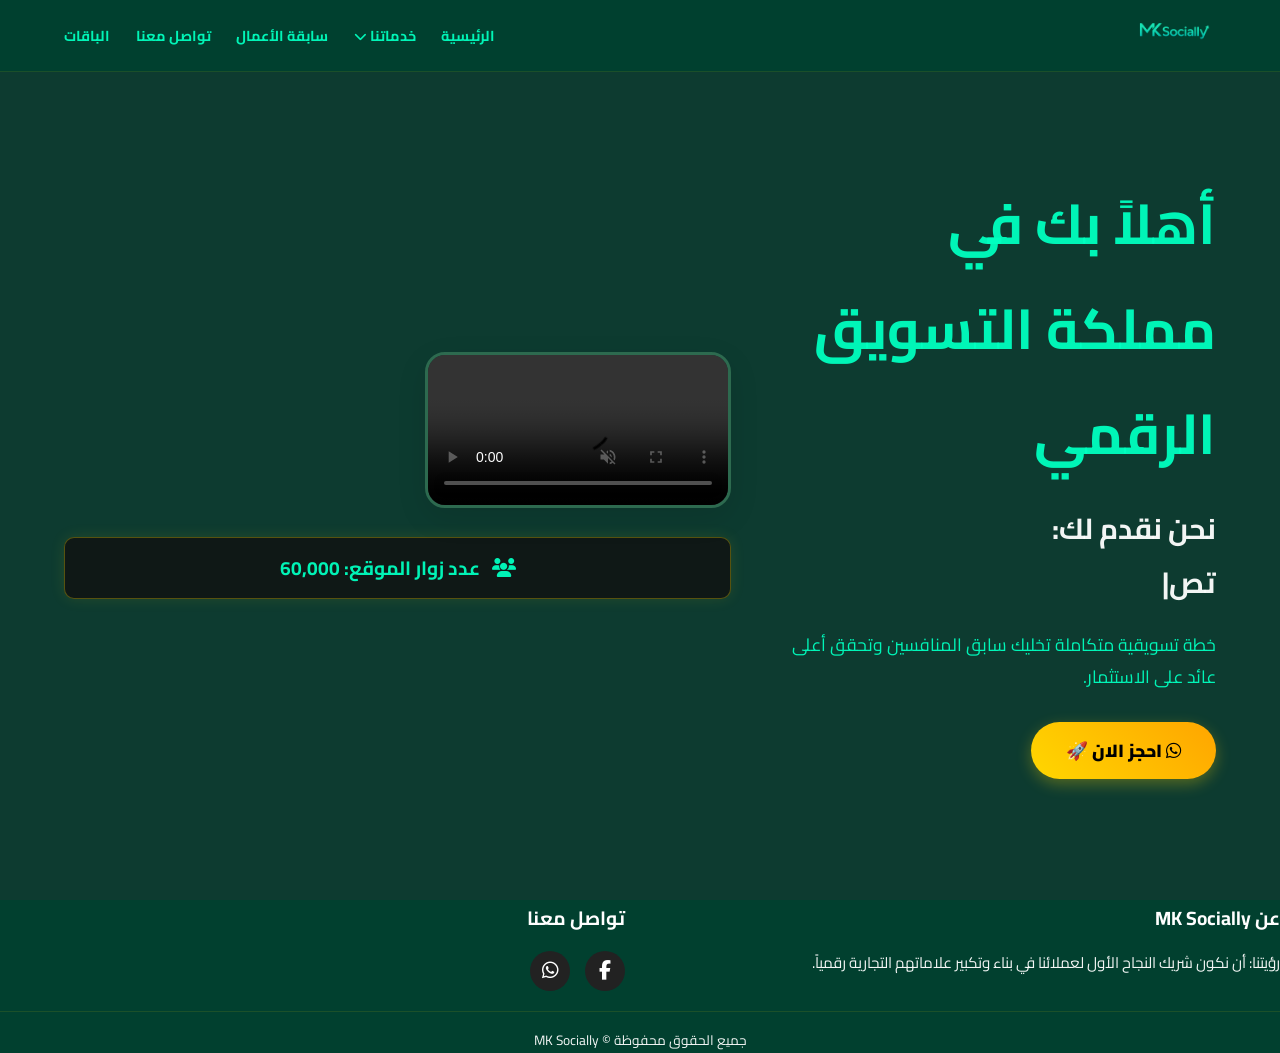
<file: index.html>
<!DOCTYPE html>
<html lang="ar" dir="rtl">
<head>
    <meta charset="UTF-8">
    <meta name="viewport" content="width=device-width, initial-scale=1.0">
    <title>MK Socially | الرئيسية</title>
    <link href="https://fonts.googleapis.com/css2?family=Cairo:wght@400;700;900&display=swap" rel="stylesheet">
    <link rel="stylesheet" href="https://cdnjs.cloudflare.com/ajax/libs/font-awesome/6.4.0/css/all.min.css">
<link rel="stylesheet" href="css/css.css?v=2">
<link rel="manifest" href="manifest.json">
<meta name="theme-color" content="#FFD700">
</head>
<body>

    <header>
        <div class="logo"><img src="img/logo.png" alt="THE KING MARKETING Logo"></div>
        <div class="menu-toggle" id="mobile-menu">
            <span class="menu-text">القائمة</span>
            <div class="bars-container"><span class="bar"></span><span class="bar"></span><span class="bar"></span></div>
        </div>
        <nav>
            <ul class="nav-list">
                <li><a href="index.html">الرئيسية</a></li>
                <li class="dropdown">
                    <a href="#" class="nav-item-with-arrow">خدماتنا <i class="fas fa-chevron-down" style="font-size:0.8rem;"></i></a>
                    <ul class="dropdown-menu">
                        <li><a href="html/social_media.html">خدمات السوشيال ميديا</a></li>
                        <li><a href="html/prints.html">المطبوعات</a></li>
                    </ul>
                </li>
                <li><a href="html/previous_work.html">سابقة الأعمال</a></li>
                <li><a href="html/contact.html">تواصل معنا</a></li>
                <li><a href="html/Packages.html" style="color: var(--primary-gold);">الباقات</a></li>
            </ul>
        </nav>
    </header>

    <nav class="mobile-nav-under-header">
        <a href="index.html" class="nav-item active"><i class="fas fa-home"></i><span>الرئيسية</span></a>
        <div class="nav-item services-trigger">
            <i class="fas fa-bullhorn"></i><span>خدماتنا</span>
            <div class="mobile-services-popup">
                <a href="html/social_media.html">سوشيال ميديا</a>
                <a href="html/prints.html">مطبوعات</a>
            </div>
        </div>
        <a href="html/previous_work.html" class="nav-item"><i class="fas fa-briefcase"></i><span>شركاء النجاح</span></a>
        <a href="html/contact.html" class="nav-item"><i class="fas fa-envelope"></i><span>تواصل</span></a>
         <a href="html/Packages.html" class="nav-item"><i class="fas fa-tags"></i><span>الباقات</span></a>
    </nav>

    <main>
        <section id="home" class="hero">
            <div class="hero-content">
                <h1>أهلاً بك في مملكة <span>التسويق الرقمي</span></h1>
                <h2>نحن نقدم لك: <br> <span class="typing-text"></span><span class="cursor">|</span></h2>
                <p>خطة تسويقية متكاملة تخليك سابق المنافسين وتحقق أعلى عائد على الاستثمار.</p>
                <a href="https://wa.me/201228516740" target="_blank" class="cta-btn"><i class="fab fa-whatsapp"></i> احجز الان 🚀</a>
            </div>
            
            <div class="hero-graphics">
                <div class="video-glow"></div>
              <video src="Videos/amr.mp4" autoplay loop muted playsinline controls class="hero-video"></video>
                <div class="visitor-counter"><i class="fas fa-users"></i> عدد زوار الموقع: <span id="count-display">60,000</span></div>
            </div>
        </section>
    </main>

    <footer>
        <div class="footer-container">
            <div class="footer-box"><h3>عن MK Socially</h3><p>رؤيتنا: أن نكون شريك النجاح الأول لعملائنا في بناء وتكبير علاماتهم التجارية رقمياً.</p></div>
            <div class="footer-box">
   <h3>تواصل معنا</h3>
            <div class="social-icons">
                <a href="https://www.facebook.com/profile.php?id=100069878845047" target="_blank"><i class="fab fa-facebook-f"></i></a>
                <a href="https://wa.me/201228516740" target="_blank"><i class="fab fa-whatsapp"></i></a>
            </div>
        </div>
    </div>
    <div class="footer-rights">جميع الحقوق محفوظة © <span>MK Socially</span></div>
</footer>

    <div class="custom-cursor"></div><div class="custom-cursor-glow"></div>
    <script src="js/script.js"></script>
</body>
</html>
</file>
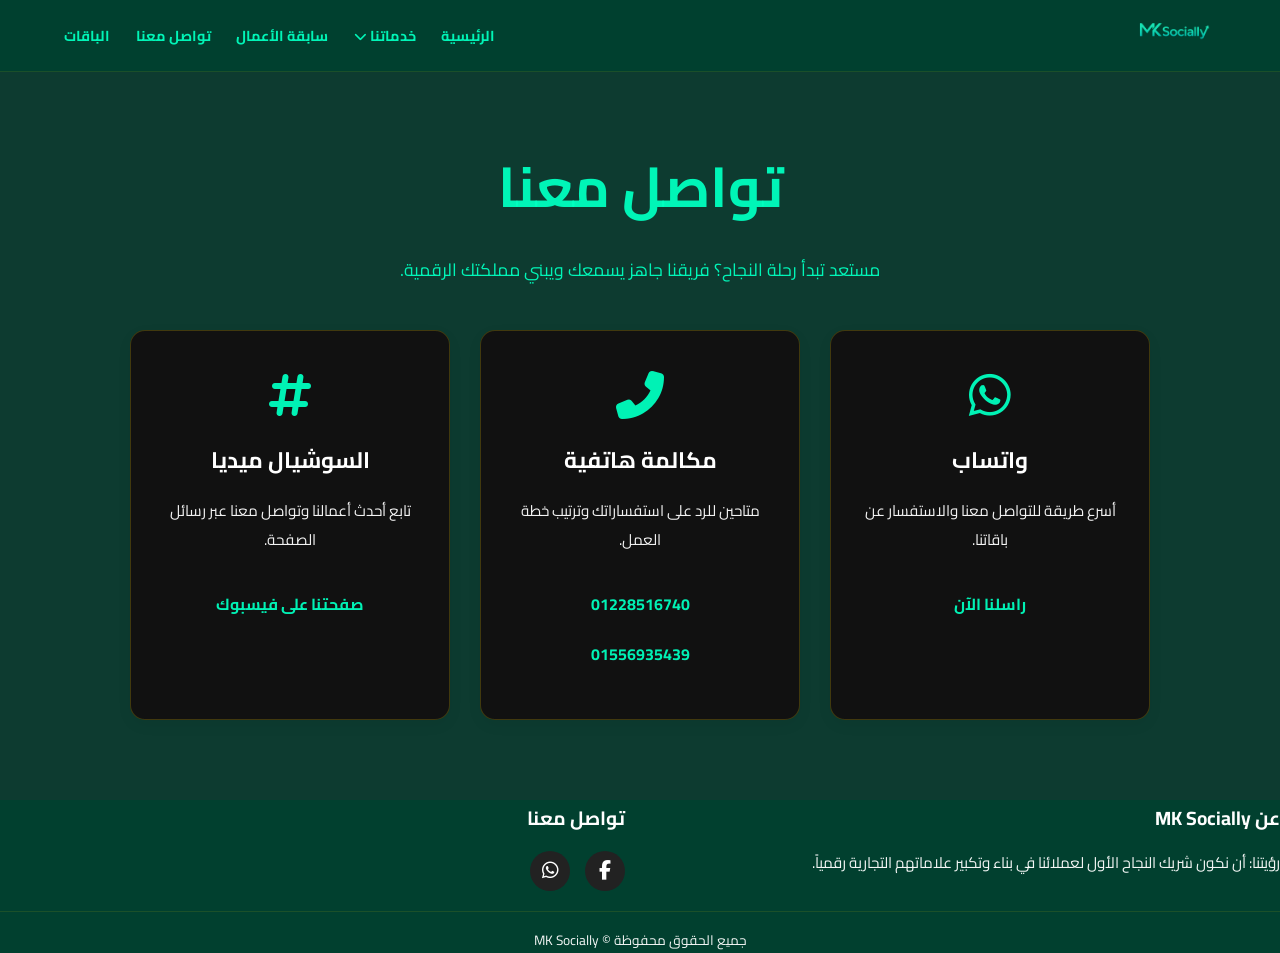
<file: html/contact.html>
<!DOCTYPE html>
<html lang="ar" dir="rtl">
<head>
    <meta charset="UTF-8">
    <meta name="viewport" content="width=device-width, initial-scale=1.0">
    <title>تواصل معنا | MK Socially</title>
    <link href="https://fonts.googleapis.com/css2?family=Cairo:wght@400;700;900&display=swap" rel="stylesheet">
    <link rel="stylesheet" href="https://cdnjs.cloudflare.com/ajax/libs/font-awesome/6.4.0/css/all.min.css">
    <link rel="stylesheet" href="../css/css.css">
    <style>
        .contact-container { display: flex; flex-wrap: wrap; justify-content: center; gap: 30px; padding: 0 5% 80px; margin-top: -30px; }
        .contact-card { background: #111; border: 1px solid rgba(255, 215, 0, 0.2); padding: 40px 30px; border-radius: 15px; text-align: center; width: 100%; max-width: 320px; transition: 0.3s; }
        .contact-card:hover { transform: translateY(-10px); background: #1a1a1a; box-shadow: 0 10px 30px rgba(255, 215, 0, 0.1); }
        .contact-card i { font-size: 3rem; color: var(--primary-gold); margin-bottom: 20px; }
        .contact-card h3 { color: #fff; margin-bottom: 15px; font-size: 1.4rem; }
        .contact-card p { color: var(--text-muted); margin-bottom: 25px; font-size: 0.95rem; }
        .contact-btn { display: inline-block; padding: 10px 25px; background: transparent; color: var(--primary-gold); border: 2px solid var(--primary-gold); border-radius: 25px; text-decoration: none; font-weight: bold; transition: 0.3s; }
        .contact-btn:hover { background: var(--primary-gold); color: #000; }
        .btn-whatsapp:hover { background: #25D366; border-color: #25D366; color: #fff; }
    </style>
    <link rel="manifest" href="../manifest.json">
<meta name="theme-color" content="#FFD700">
</head>
<body>
    <header>
        <div class="logo"><img src="../img/logo.png" alt="Logo"></div>
        <div class="menu-toggle" id="mobile-menu"><span class="menu-text">القائمة</span><div class="bars-container"><span class="bar"></span><span class="bar"></span><span class="bar"></span></div></div>
        <nav><ul class="nav-list">
            <li><a href="../index.html">الرئيسية</a></li>
            <li class="dropdown"><a href="#" class="nav-item-with-arrow">خدماتنا <i class="fas fa-chevron-down" style="font-size:0.8rem;"></i></a>
                <ul class="dropdown-menu"><li><a href="social_media.html">سوشيال ميديا</a></li><li><a href="prints.html">المطبوعات</a></li></ul>
            </li>
            <li><a href="previous_work.html">سابقة الأعمال</a></li>
            <li><a href="contact.html">تواصل معنا</a></li>
            <li><a href="Packages.html" style="color: var(--primary-gold);">الباقات</a></li>
        </ul></nav>
    </header>

    <nav class="mobile-nav-under-header">
        <a href="../index.html" class="nav-item"><i class="fas fa-home"></i><span>الرئيسية</span></a>
        <div class="nav-item services-trigger"><i class="fas fa-bullhorn"></i><span>خدماتنا</span>
            <div class="mobile-services-popup"><a href="social_media.html">سوشيال ميديا</a><a href="prints.html">مطبوعات</a></div>
        </div>
        <a href="previous_work.html" class="nav-item"><i class="fas fa-briefcase"></i><span>شركاء النجاح</span></a>
        <a href="contact.html" class="nav-item active"><i class="fas fa-envelope"></i><span>تواصل</span></a>
        <a href="Packages.html" class="nav-item"><i class="fas fa-tags"></i><span>الباقات</span></a>
        
    </nav>

    <main>
        <section class="hero" style="min-height: 40vh; padding-bottom: 0;">
            <div class="hero-content" style="text-align: center; width: 100%;">
                <h1>تواصل <span>معنا</span></h1>
                <p style="max-width: 600px; margin: 0 auto 40px;">مستعد تبدأ رحلة النجاح؟ فريقنا جاهز يسمعك ويبني مملكتك الرقمية.</p>
            </div>
        </section>

        <section class="contact-container">
            <div class="contact-card"><i class="fab fa-whatsapp"></i><h3>واتساب</h3><p>أسرع طريقة للتواصل معنا والاستفسار عن باقاتنا.</p><a href="https://wa.me/201228516740" target="_blank" class="contact-btn btn-whatsapp">راسلنا الآن</a></div>
            <div class="contact-card"><i class="fas fa-phone-alt"></i><h3>مكالمة هاتفية</h3><p>متاحين للرد على استفساراتك وترتيب خطة العمل.</p>
                <a href="tel:+201228516740" class="contact-btn">01228516740</a>
                <a href="tel:+201556935439" class="contact-btn">01556935439</a>
            </div>
         <div class="contact-card"><i class="fas fa-hashtag">
            </i><h3>السوشيال ميديا</h3>
            <p>تابع أحدث أعمالنا وتواصل معنا عبر رسائل الصفحة.</p>
        <a href="https://www.facebook.com/profile.php?id=100069878845047" target="_blank" class="contact-btn">صفحتنا على فيسبوك</a>
        </div>
        </section>
    </main>

    <footer>
        <div class="footer-container"><div class="footer-box"><h3>عن MK Socially</h3><p>رؤيتنا: أن نكون شريك النجاح الأول لعملائنا في بناء وتكبير علاماتهم التجارية رقمياً.</p></div><div class="footer-box"><h3>تواصل معنا</h3><div class="social-icons"><a href="https://www.facebook.com/profile.php?id=61563356482710" target="_blank"><i class="fab fa-facebook-f"></i></a><a href="https://wa.me/201228516740" target="_blank"><i class="fab fa-whatsapp"></i></a></div></div></div>
          <div class="footer-rights">جميع الحقوق محفوظة © <span>MK Socially</span></div>
    </footer>
    <div class="custom-cursor"></div><div class="custom-cursor-glow"></div>
    <script src="../js/script.js"></script>
</body>
</html>
</file>
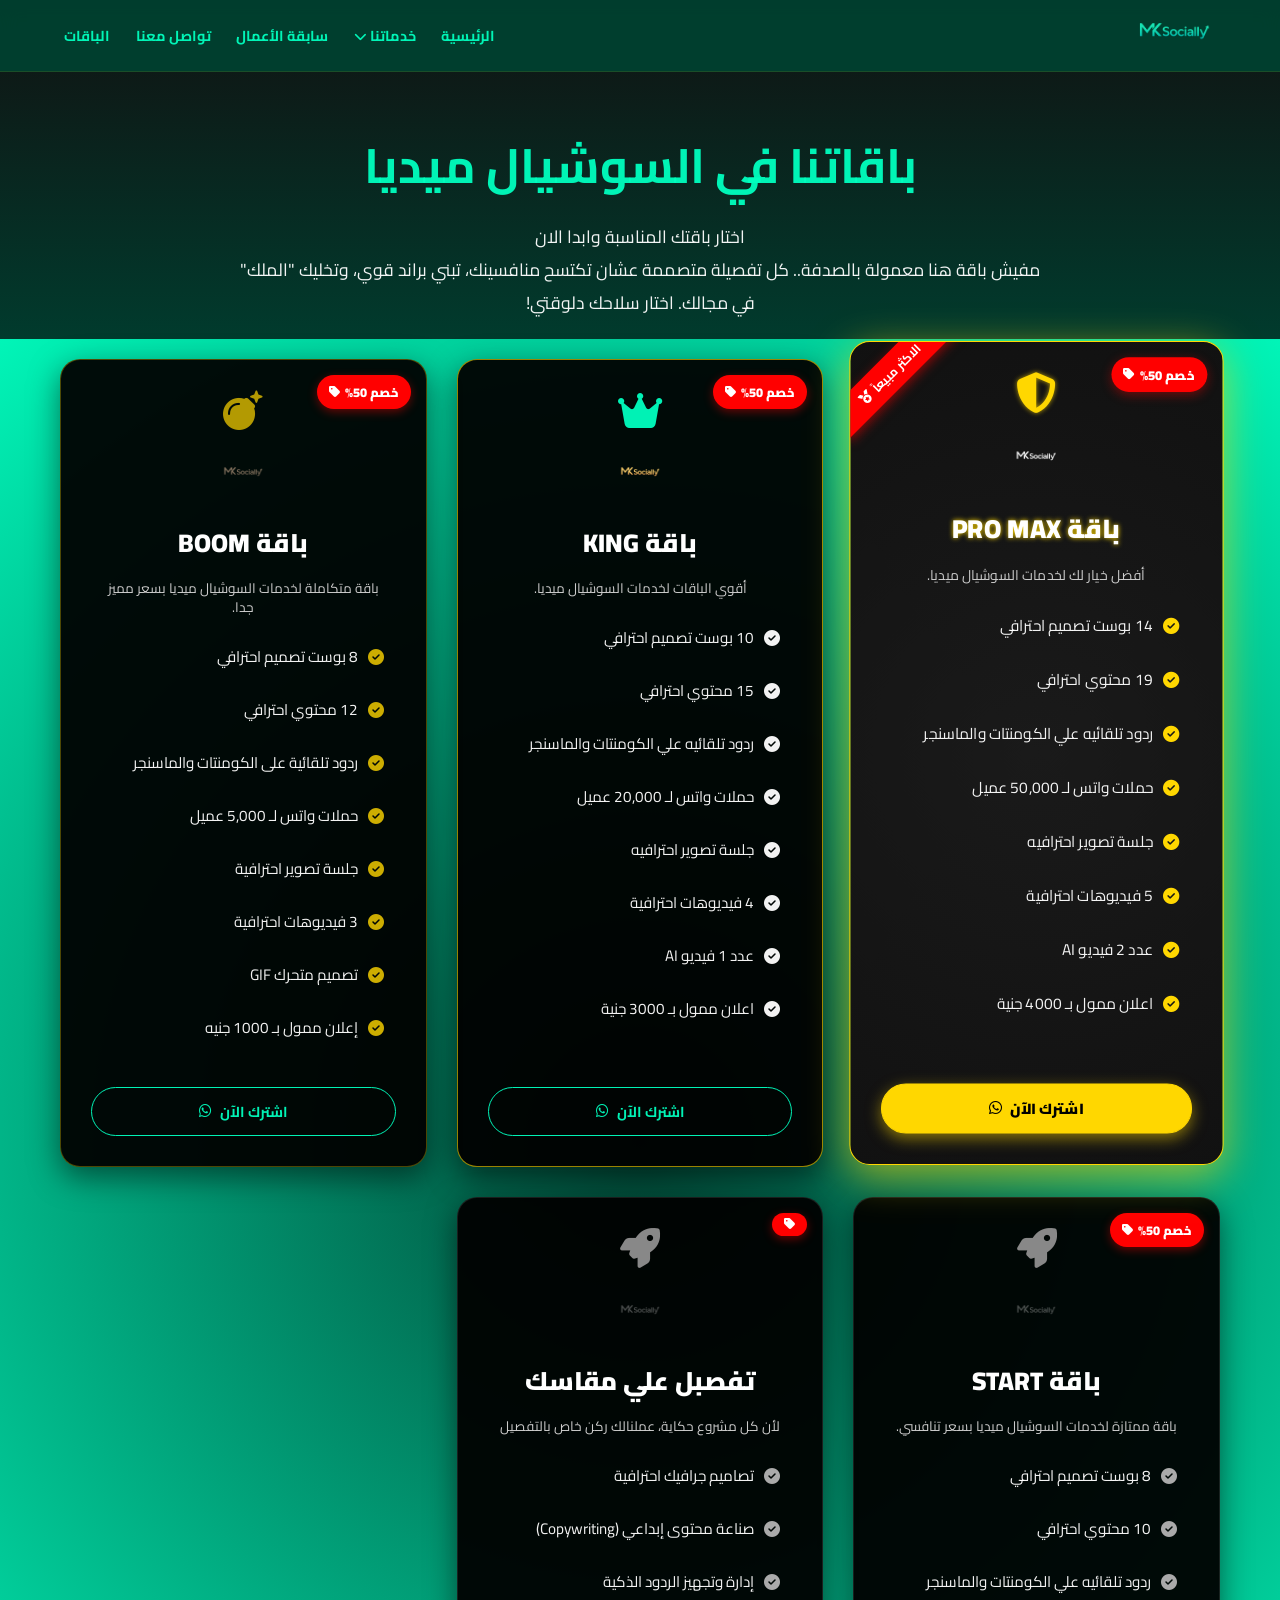
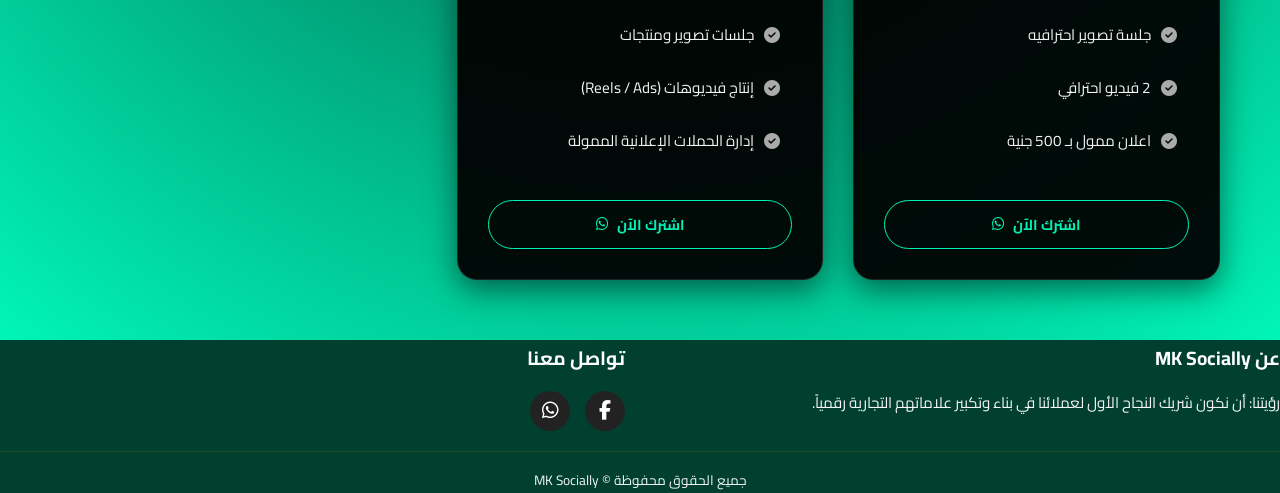
<file: html/Packages.html>
<!DOCTYPE html>
<html lang="ar" dir="rtl">
<head>
    <meta charset="UTF-8">
    <meta name="viewport" content="width=device-width, initial-scale=1.0">
    <title>الباقات | MK Socially</title>
    <link href="https://fonts.googleapis.com/css2?family=Cairo:wght@400;700;900&display=swap" rel="stylesheet">
    <link rel="stylesheet" href="https://cdnjs.cloudflare.com/ajax/libs/font-awesome/6.4.0/css/all.min.css">
    <link rel="stylesheet" href="../css/css.css">
    <link rel="manifest" href="../manifest.json">
<meta name="theme-color" content="#FFD700">
</head>
<body>
    <header>
        <div class="logo"><img src="../img/logo.png" alt="Logo"></div>
        <div class="menu-toggle" id="mobile-menu">
            <span class="menu-text">القائمة</span>
            <div class="bars-container"><span class="bar"></span><span class="bar"></span><span class="bar"></span></div>
        </div>
        <nav>
            <ul class="nav-list">
                <li><a href="../index.html">الرئيسية</a></li>
                <li class="dropdown"><a href="#" class="nav-item-with-arrow">خدماتنا <i class="fas fa-chevron-down" style="font-size:0.8rem;"></i></a>
                    <ul class="dropdown-menu">
                        <li><a href="social_media.html">سوشيال ميديا</a></li>
                        <li><a href="prints.html">المطبوعات</a></li>
                    </ul>
                </li>
                <li><a href="previous_work.html">سابقة الأعمال</a></li>
                <li><a href="contact.html">تواصل معنا</a></li>
                 <li><a href="Packages.html" style="color: var(--primary-gold);">الباقات</a></li>
            </ul>
        </nav>
    </header>

    <nav class="mobile-nav-under-header">
        <a href="../index.html" class="nav-item"><i class="fas fa-home"></i><span>الرئيسية</span></a>
        <div class="nav-item services-trigger"><i class="fas fa-bullhorn"></i><span>خدماتنا</span>
            <div class="mobile-services-popup">
                <a href="social_media.html">سوشيال ميديا</a>
                <a href="prints.html">مطبوعات</a>
            </div>
        </div>
        <a href="previous_work.html" class="nav-item"><i class="fas fa-briefcase"></i><span>شركاء النجاح</span></a>
        <a href="contact.html" class="nav-item"><i class="fas fa-envelope"></i><span>تواصل</span></a>
        <a href="Packages.html" class="nav-item"><i class="fas fa-tags"></i><span>الباقات</span></a>
    </nav>
    
    <main>
        <section class="main-page-title" style="padding-bottom: 20px;">
            <h1>باقاتنا <span>في السوشيال ميديا</span></h1>
            <p style="max-width: 800px; margin: 0 auto;">اختار باقتك المناسبة وابدا الان <br>
                مفيش باقة هنا معمولة بالصدفة.. كل تفصيلة متصممة عشان تكتسح منافسينك، تبني براند قوي، وتخليك "الملك" في مجالك. اختار سلاحك دلوقتي!
            </p>
        </section>

        <section class="pricing-section" id="pricing" style="padding-top: 20px;">
            <div class="pricing-container pricing-cycle-container">
                
                <div class="pricing-card package-promax highlight-card" data-package="promax">
                    <div class="discount-badge promax-disc">خصم 50% <i class="fas fa-tag"></i></div>
                    <div class="package-badge best-seller">الاكثر مبيعاً <i class="fas fa-medal"></i></div>
                    <div class="package-icon-header"><i class="fas fa-shield-alt promax-icon"></i></div>
                    <div class="package-logo-wrapper logo-promax-inverted"><img src="../img/logo.png" alt="KING Logo"></div>
                    <h3 class="package-title">باقة PRO MAX</h3>
                    <p class="package-intro-text">أفضل خيار لك لخدمات السوشيال ميديا.</p>
                    <ul class="package-features">
                        <li><i class="fas fa-check-circle"></i> 14 بوست تصميم احترافي <div class="feature-desc">اكتساح يومي وتغطية كاملة لكل منتجاتك وخدماتك.</div></li>
                        <li><i class="fas fa-check-circle"></i> 19 محتوي احترافي <div class="feature-desc">خطة محتوى جبارة تتفوق بها على كل منافسيك.</div></li>
                        <li><i class="fas fa-check-circle"></i> ردود تلقائيه علي الكومنتات والماسنجر <div class="feature-desc">نظام متكامل لتحويل المهتمين لعملاء فعليين.</div></li>
                        <li><i class="fas fa-check-circle"></i> حملات واتس لـ 50,000 عميل <div class="feature-desc">حملات مكثفة تضمن وصول إعلاناتك لآلاف العملاء يومياً.</div></li>
                        <li><i class="fas fa-check-circle"></i> جلسة تصوير احترافيه <div class="feature-desc">أعلى فئة من معدات التصوير لإخراج صور عالمية.</div></li>
                        <li><i class="fas fa-check-circle"></i> 5 فيديوهات احترافية <div class="feature-desc">محتوى فيروسي (Viral) يضمن لك تصدر التريند.</div></li>
                        <li><i class="fas fa-check-circle"></i> عدد 2 فيديو AI <div class="feature-desc">توظيف أحدث تقنيات الذكاء الاصطناعي لإبهار عملائك.</div></li>
                        <li><i class="fas fa-check-circle"></i> اعلان ممول بـ 4000 جنية <div class="feature-desc">سيطرة كاملة على السوق بإعلانات دقيقة الاستهداف.</div></li>
                    </ul>
                    <a href="https://wa.me/201228516740?text=أرغب+في+الاشتراك+في+باقة+PRO+MAX+مع+خصم+50%" target="_blank" class="btn btn-primary">اشترك الآن <i class="fab fa-whatsapp"></i></a>
                </div>

                <div class="pricing-card package-king" data-package="king">
                    <div class="discount-badge king-disc">خصم 50% <i class="fas fa-tag"></i></div>
                    <div class="package-icon-header"><i class="fas fa-crown king-icon"></i></div>
                    <div class="package-logo-wrapper logo-gold-full"><img src="../img/logo.png" alt="KING Logo"></div>
                    <h3 class="package-title">باقة KING</h3>
                    <p class="package-intro-text">أقوي الباقات لخدمات السوشيال ميديا.</p>
                    <ul class="package-features">
                        <li><i class="fas fa-check-circle"></i> 10 بوست تصميم احترافي <div class="feature-desc">هوية بصرية قوية وتصاميم تثبت في ذهن العميل.</div></li>
                        <li><i class="fas fa-check-circle"></i> 15 محتوي احترافي <div class="feature-desc">محتوى بيعي وقيمي يبني الثقة ويحقق مبيعات.</div></li>
                        <li><i class="fas fa-check-circle"></i> ردود تلقائيه علي الكومنتات والماسنجر <div class="feature-desc">متابعة دقيقة وتقفيل مبيعات احترافي.</div></li>
                        <li><i class="fas fa-check-circle"></i> حملات واتس لـ 20,000 عميل <div class="feature-desc">استهداف ضخم ومباشر لجمهورك عبر الواتساب.</div></li>
                        <li><i class="fas fa-check-circle"></i> جلسة تصوير احترافيه <div class="feature-desc">تصوير يعكس فخامة وجودة ما تقدمه.</div></li>
                        <li><i class="fas fa-check-circle"></i> 4 فيديوهات احترافية <div class="feature-desc">سلسلة فيديوهات ترويجية تضمن لك الانتشار.</div></li>
                        <li><i class="fas fa-check-circle"></i> عدد 1 فيديو AI <div class="feature-desc">فيديو مبتكر بالذكاء الاصطناعي لتقديم فكرتك بشكل مبهر ومواكب للتريند.</div></li>
                        <li><i class="fas fa-check-circle"></i> اعلان ممول بـ 3000 جنية <div class="feature-desc">إدارة احترافية لحملات المبيعات لضمان أعلى عائد (ROI).</div></li>
                    </ul>
                    <a href="https://wa.me/201228516740?text=أرغب+في+الاشتراك+في+باقة+KING+مع+خصم+50%" target="_blank" class="btn btn-outline">اشترك الآن <i class="fab fa-whatsapp"></i></a>
                </div>

                <div class="pricing-card package-boom" data-package="boom">
                    <div class="discount-badge boom-disc">خصم 50% <i class="fas fa-tag"></i></div>
                    <div class="package-icon-header"><i class="fas fa-bomb boom-icon"></i></div>
                    <div class="package-logo-wrapper logo-gold-muted"><img src="../img/logo.png" alt="KING Logo"></div>
                    <h3 class="package-title">باقة BOOM</h3>
                    <p class="package-intro-text">باقة متكاملة لخدمات السوشيال ميديا بسعر مميز جدا.</p>
                    <ul class="package-features">
                        <li><i class="fas fa-check-circle"></i> 8 بوست تصميم احترافي <div class="feature-desc">تصاميم إبداعية تبرز قوة منتجك في السوق.</div></li>
                        <li><i class="fas fa-check-circle"></i> 12 محتوي احترافي <div class="feature-desc">أفكار وكتابة محتوى متنوع يغطي أهدافك التسويقية.</div></li>
                        <li><i class="fas fa-check-circle"></i> ردود تلقائية على الكومنتات والماسنجر <div class="feature-desc">إدارة تفاعل سريعة واحترافية للردود.</div></li>
                        <li><i class="fas fa-check-circle"></i> حملات واتس لـ 5,000 عميل <div class="feature-desc">إرسال رسائل ترويجية لأرقام مستهدفة لزيادة المبيعات الفورية.</div></li>
                        <li><i class="fas fa-check-circle"></i> جلسة تصوير احترافية <div class="feature-desc">يوم تصوير شامل بمعدات احترافية.</div></li>
                        <li><i class="fas fa-check-circle"></i> 3 فيديوهات احترافية <div class="feature-desc">محتوى فيديو عالي الجودة يخطف عين العميل.</div></li>
                        <li><i class="fas fa-check-circle"></i> تصميم متحرك GIF <div class="feature-desc">تصميمات متحركة تفاعلية تكسر الملل وتزيد نسب النقر.</div></li>
                        <li><i class="fas fa-check-circle"></i> إعلان ممول بـ 1000 جنيه <div class="feature-desc">حملة ممولة قوية للوصول لشريحة أكبر من العملاء.</div></li>
                    </ul>
                    <a href="https://wa.me/201228516740?text=أرغب+في+الاشتراك+في+باقة+BOOM+مع+خصم+50%" target="_blank" class="btn btn-outline">اشترك الآن <i class="fab fa-whatsapp"></i></a>
                </div>

                <div class="pricing-card package-start spotlight-card" data-package="start">
                    <div class="discount-badge start-disc">خصم 50% <i class="fas fa-tag"></i></div>
                    <div class="package-icon-header"><i class="fas fa-rocket start-icon"></i></div>
                    <div class="package-logo-wrapper logo-subtle"><img src="../img/logo.png" alt="KING Logo"></div>
                    <h3 class="package-title">باقة START</h3>
                    <p class="package-intro-text">باقة ممتازة لخدمات السوشيال ميديا بسعر تنافسي.</p>
                    <ul class="package-features">
                        <li><i class="fas fa-check-circle"></i> 8 بوست تصميم احترافي <div class="feature-desc">تصميمات عصرية جذابة تعكس هوية البراند وتلفت انتباه جمهورك.</div></li>
                        <li><i class="fas fa-check-circle"></i> 10 محتوي احترافي <div class="feature-desc">كتابة نصوص تسويقية (Copywriting) احترافية تحفز العميل على التفاعل.</div></li>
                        <li><i class="fas fa-check-circle"></i> ردود تلقائيه علي الكومنتات والماسنجر <div class="feature-desc">برمجة بوت ذكي للرد الفوري لعدم تفويت أي مبيعات.</div></li>
                        <li><i class="fas fa-check-circle"></i> جلسة تصوير احترافيه <div class="feature-desc">تصوير منتجاتك أو مكانك بأعلى جودة لإبراز التفاصيل.</div></li>
                        <li><i class="fas fa-check-circle"></i> 2 فيديو احترافي <div class="feature-desc">صناعة فيديوهات (Reels) لزيادة الانتشار والوصول العضوي.</div></li>
                        <li><i class="fas fa-check-circle"></i> اعلان ممول بـ 500 جنية <div class="feature-desc">إطلاق حملة ممولة كبداية لزيادة المبيعات والوصول المستهدف.</div></li>
                    </ul>
                    <a href="https://wa.me/201228516740?text=أرغب+في+الاشتراك+في+باقة+START+مع+خصم+50%" target="_blank" class="btn btn-outline">اشترك الآن <i class="fab fa-whatsapp"></i></a>
                </div>
     <div class="pricing-card package-start spotlight-card" data-package="start">
                    <div class="discount-badge start-disc"><i class="fas fa-tag"></i></div>
                    <div class="package-icon-header"><i class="fas fa-rocket start-icon"></i></div>
                    <div class="package-logo-wrapper logo-subtle"><img src="../img/logo.png" alt="KING Logo"></div>
                    <h3 class="package-title">تفصبل علي مقاسك</h3>
                    <p class="package-intro-text">لأن كل مشروع حكاية، عملنالك ركن خاص بالتفصيل</p>
               <ul class="package-features">
    <li>
        <i class="fas fa-check-circle"></i> تصاميم جرافيك احترافية 
        <div class="feature-desc">تحديد عدد البوستات التي يحتاجها البراند الخاص بك بجودة تعكس هويتك البصرية.</div>
    </li>
    <li>
        <i class="fas fa-check-circle"></i> صناعة محتوى إبداعي (Copywriting)
        <div class="feature-desc">كتابة نصوص تسويقية مخصصة تخاطب جمهورك المستهدف وتدفعهم لاتخاذ قرار.</div>
    </li>
    <li>
        <i class="fas fa-check-circle"></i> إدارة وتجهيز الردود الذكية
        <div class="feature-desc">إعداد سيناريوهات ردود آلية ذكية تتناسب مع حجم التفاعل المتوقع على صفحتك.</div>
    </li>
    <li>
        <i class="fas fa-check-circle"></i> جلسات تصوير ومنتجات
        <div class="feature-desc">تنسيق جلسات تصوير احترافية (فوتوغراف) تظهر منتجاتك بأفضل صورة ممكنة.</div>
    </li>
    <li>
        <i class="fas fa-check-circle"></i> إنتاج فيديوهات (Reels / Ads)
        <div class="feature-desc">صناعة محتوى مرئي متحرك بالعدد والمدة التي تخدم أهداف حملتك التسويقية.</div>
    </li>
    <li>
        <i class="fas fa-check-circle"></i> إدارة الحملات الإعلانية الممولة
        <div class="feature-desc">تحديد الميزانية الإعلانية المناسبة لك مع إدارة كاملة للوصول لأفضل نتائج بيعية.</div>
    </li>
</ul>
                    <a href="https://wa.me/201228516740?text=أرغب+في+تفصيل+باقة+خاصة" target="_blank" class="btn btn-outline">اشترك الآن <i class="fab fa-whatsapp"></i></a>
                </div>
            </div>

        </section>
    </main>

    <footer>
        <div class="footer-container">
            <div class="footer-box"><h3>عن MK Socially</h3><p>رؤيتنا: أن نكون شريك النجاح الأول لعملائنا في بناء وتكبير علاماتهم التجارية رقمياً.</p></div>
            <div class="footer-box">
                <h3>تواصل معنا</h3>
                <div class="social-icons">
                    <a href="https://www.facebook.com/profile.php?id=100069878845047" target="_blank"><i class="fab fa-facebook-f"></i></a>
                    <a href="https://wa.me/201228516740" target="_blank"><i class="fab fa-whatsapp"></i></a>
                </div>
            </div>
        </div>
        <div class="footer-rights">جميع الحقوق محفوظة © <span>MK Socially</span></div>
    </footer>
    
    <div class="custom-cursor"></div><div class="custom-cursor-glow"></div>
    <script src="../js/script.js"></script>
</body>
</html>
</file>
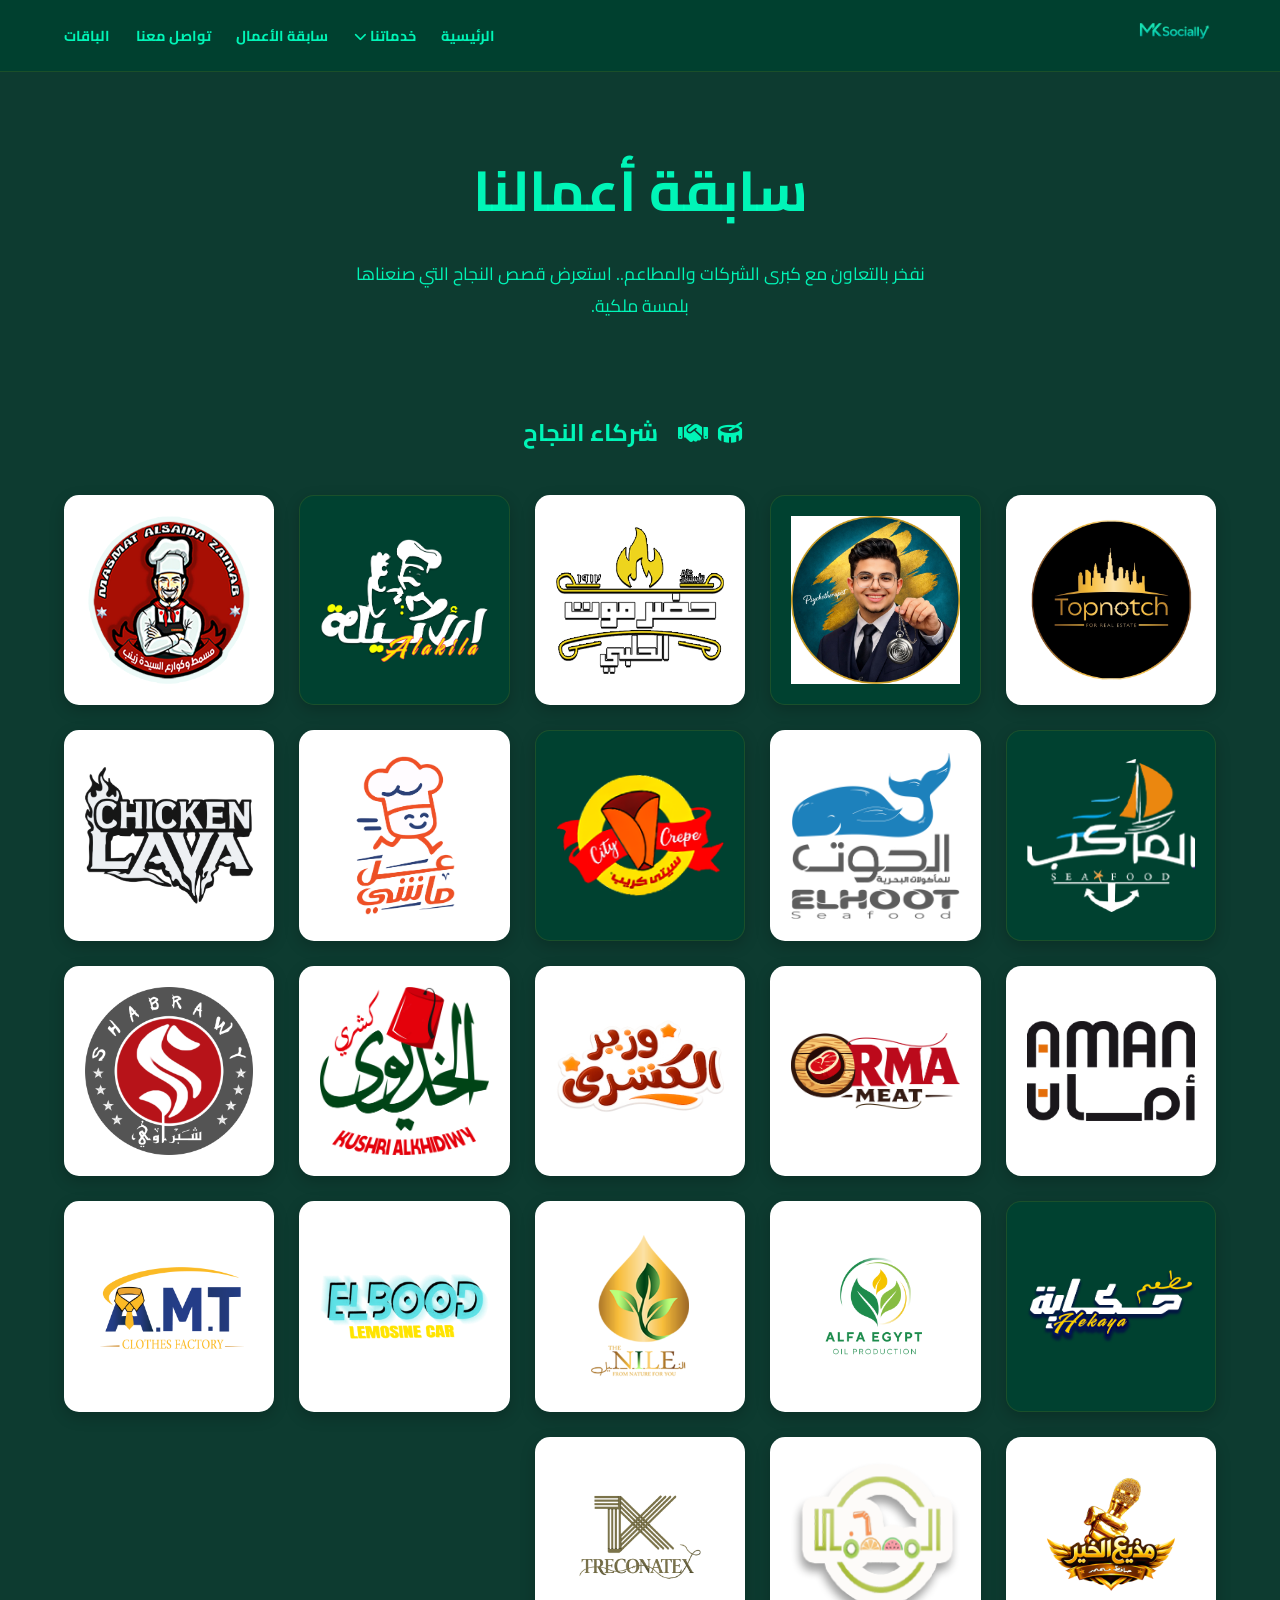
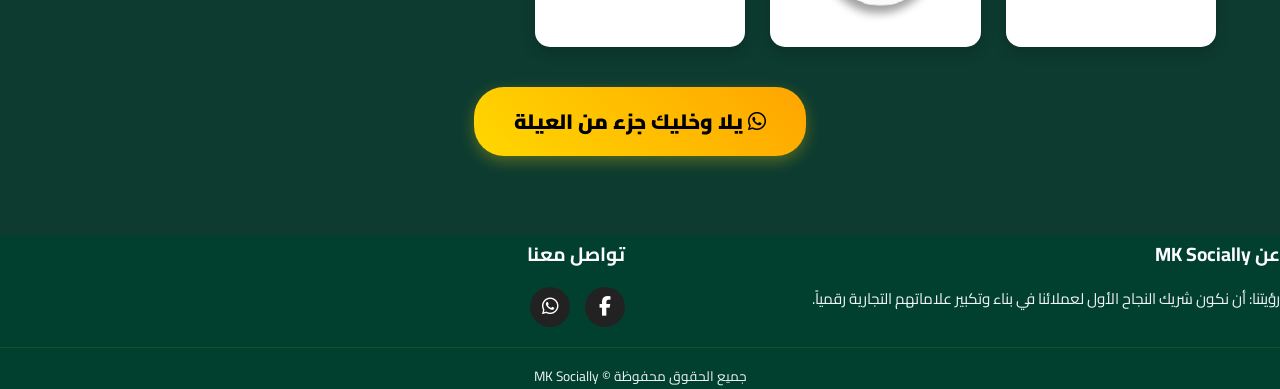
<file: html/previous_work.html>
<!DOCTYPE html>
<html lang="ar" dir="rtl">
<head>
    <meta charset="UTF-8">
    <meta name="viewport" content="width=device-width, initial-scale=1.0">
    <title>سابقة الأعمال | MK Socially</title>
    <link href="https://fonts.googleapis.com/css2?family=Cairo:wght@400;700;900&display=swap" rel="stylesheet">
    <link rel="stylesheet" href="https://cdnjs.cloudflare.com/ajax/libs/font-awesome/6.4.0/css/all.min.css">
    <link rel="stylesheet" href="../css/css.css">
    <link rel="manifest" href="../manifest.json">
<meta name="theme-color" content="#FFD700">
</head>
<body>
    <header>
        <div class="logo"><img src="../img/logo.png" alt="Logo"></div>
        <div class="menu-toggle" id="mobile-menu"><span class="menu-text">القائمة</span><div class="bars-container"><span class="bar"></span><span class="bar"></span><span class="bar"></span></div></div>
        <nav><ul class="nav-list">
            <li><a href="../index.html">الرئيسية</a></li>
            <li class="dropdown"><a href="#" class="nav-item-with-arrow">خدماتنا <i class="fas fa-chevron-down" style="font-size:0.8rem;"></i></a>
                <ul class="dropdown-menu"><li><a href="social_media.html">سوشيال ميديا</a></li><li><a href="prints.html">المطبوعات</a></li></ul>
            </li>
            <li><a href="previous_work.html">سابقة الأعمال</a></li>
            <li><a href="contact.html">تواصل معنا</a></li>
            <li><a href="Packages.html" style="color: var(--primary-gold);">الباقات</a></li>
        </ul></nav>
    </header>

    <nav class="mobile-nav-under-header">
        <a href="../index.html" class="nav-item"><i class="fas fa-home"></i><span>الرئيسية</span></a>
        <div class="nav-item services-trigger"><i class="fas fa-bullhorn"></i><span>خدماتنا</span>
            <div class="mobile-services-popup"><a href="social_media.html">سوشيال ميديا</a><a href="prints.html">مطبوعات</a></div>
        </div>
        <a href="previous_work.html" class="nav-item active"><i class="fas fa-briefcase"></i><span>شركاء النجاح</span></a>
        <a href="contact.html" class="nav-item"><i class="fas fa-envelope"></i><span>تواصل</span></a>
        <a href="Packages.html" class="nav-item"><i class="fas fa-tags"></i><span>الباقات</span></a>
    </nav>

    <main>
        <section class="hero" style="min-height: 40vh; padding-bottom: 0;">
            <div class="hero-content" style="text-align: center; width: 100%;">
                <h1>سابقة <span>أعمالنا</span></h1>
                <p style="max-width: 600px; margin: 0 auto;">نفخر بالتعاون مع كبرى الشركات والمطاعم.. استعرض قصص النجاح التي صنعناها بلمسة ملكية.</p>
            </div>
        </section>

        <section class="work-section" style="margin-top: 50px;">
            <h2 class="section-title">
                <span class="title-icon-anim"><i class="fas fa-drum"></i></span> 
                <i class="fas fa-handshake" style="margin-left: 10px;"></i> 
                شركاء النجاح
            </h2>
            
            <div class="portfolio-gallery">
                <div class="work-item"><img src="../سابقة/1.png" alt="شريك نجاح 1"></div>
                <div class="work-item dark-card"><img src="../سابقة/2.png" alt="شريك نجاح 2"></div>
                <div class="work-item"><img src="../سابقة/3.png" alt="شريك نجاح 3"></div>
                <div class="work-item dark-card"><img src="../سابقة/4.png" alt="شريك نجاح 4"></div>
                <div class="work-item"><img src="../سابقة/5.png" alt="شريك نجاح 5"></div>
                <div class="work-item dark-card"><img src="../سابقة/6.png" alt="شريك نجاح 6"></div>
                <div class="work-item"><img src="../سابقة/7.png" alt="شريك نجاح 7"></div>
                <div class="work-item dark-card"><img src="../سابقة/8.png" alt="شريك نجاح 8"></div>
                <div class="work-item"><img src="../سابقة/9.png" alt="شريك نجاح 9"></div>
                <div class="work-item"><img src="../سابقة/10.png" alt="شريك نجاح 10"></div>
                <div class="work-item"><img src="../سابقة/11.png" alt="شريك نجاح 11"></div>
                <div class="work-item"><img src="../سابقة/12.png" alt="شريك نجاح 12"></div>
                <div class="work-item"><img src="../سابقة/13.png" alt="شريك نجاح 13"></div>
                <div class="work-item"><img src="../سابقة/14.png" alt="شريك نجاح 14"></div>
                <div class="work-item"><img src="../سابقة/15.png" alt="شريك نجاح 15"></div>
                <div class="work-item dark-card"><img src="../سابقة/16.png" alt="شريك نجاح 16"></div>
                <div class="work-item"><img src="../سابقة/17.png" alt="شريك نجاح 17"></div>
                <div class="work-item"><img src="../سابقة/18.png" alt="شريك نجاح 18"></div>
                <div class="work-item"><img src="../سابقة/19.png" alt="شريك نجاح 19"></div>
                <div class="work-item"><img src="../سابقة/20.png" alt="شريك نجاح 20"></div>
                <div class="work-item"><img src="../سابقة/21.png" alt="شريك نجاح 20"></div>
                <div class="work-item"><img src="../سابقة/22.png" alt="شريك نجاح 20"></div>
                <div class="work-item"><img src="../سابقة/23.png" alt="شريك نجاح 20"></div>
            </div>
        </section>

        <section style="text-align: center; padding: 20px 5% 80px;">
            <a href="https://wa.me/201228516740" target="_blank" class="cta-btn" style="font-size: 1.3rem; padding: 15px 40px;">
                <i class="fab fa-whatsapp"></i> يلا وخليك جزء من العيلة
            </a>
        </section>
    </main>

    <footer>
        <div class="footer-container">
            <div class="footer-box"><h3>عن MK Socially</h3><p>رؤيتنا: أن نكون شريك النجاح الأول لعملائنا في بناء وتكبير علاماتهم التجارية رقمياً.</p></div>
            <div class="footer-box"><h3>تواصل معنا</h3>
                <div class="social-icons">
                    <a href="https://www.facebook.com/profile.php?id=100069878845047" target="_blank"><i class="fab fa-facebook-f"></i></a>
                    <a href="https://wa.me/201228516740" target="_blank"><i class="fab fa-whatsapp"></i></a>
                </div>
            </div>
        </div>
        <div class="footer-rights">جميع الحقوق محفوظة © <span>MK Socially</span></div>
    </footer>
    <div class="custom-cursor"></div><div class="custom-cursor-glow"></div>
    <script src="../js/script.js"></script>
</body>
</html>
</file>
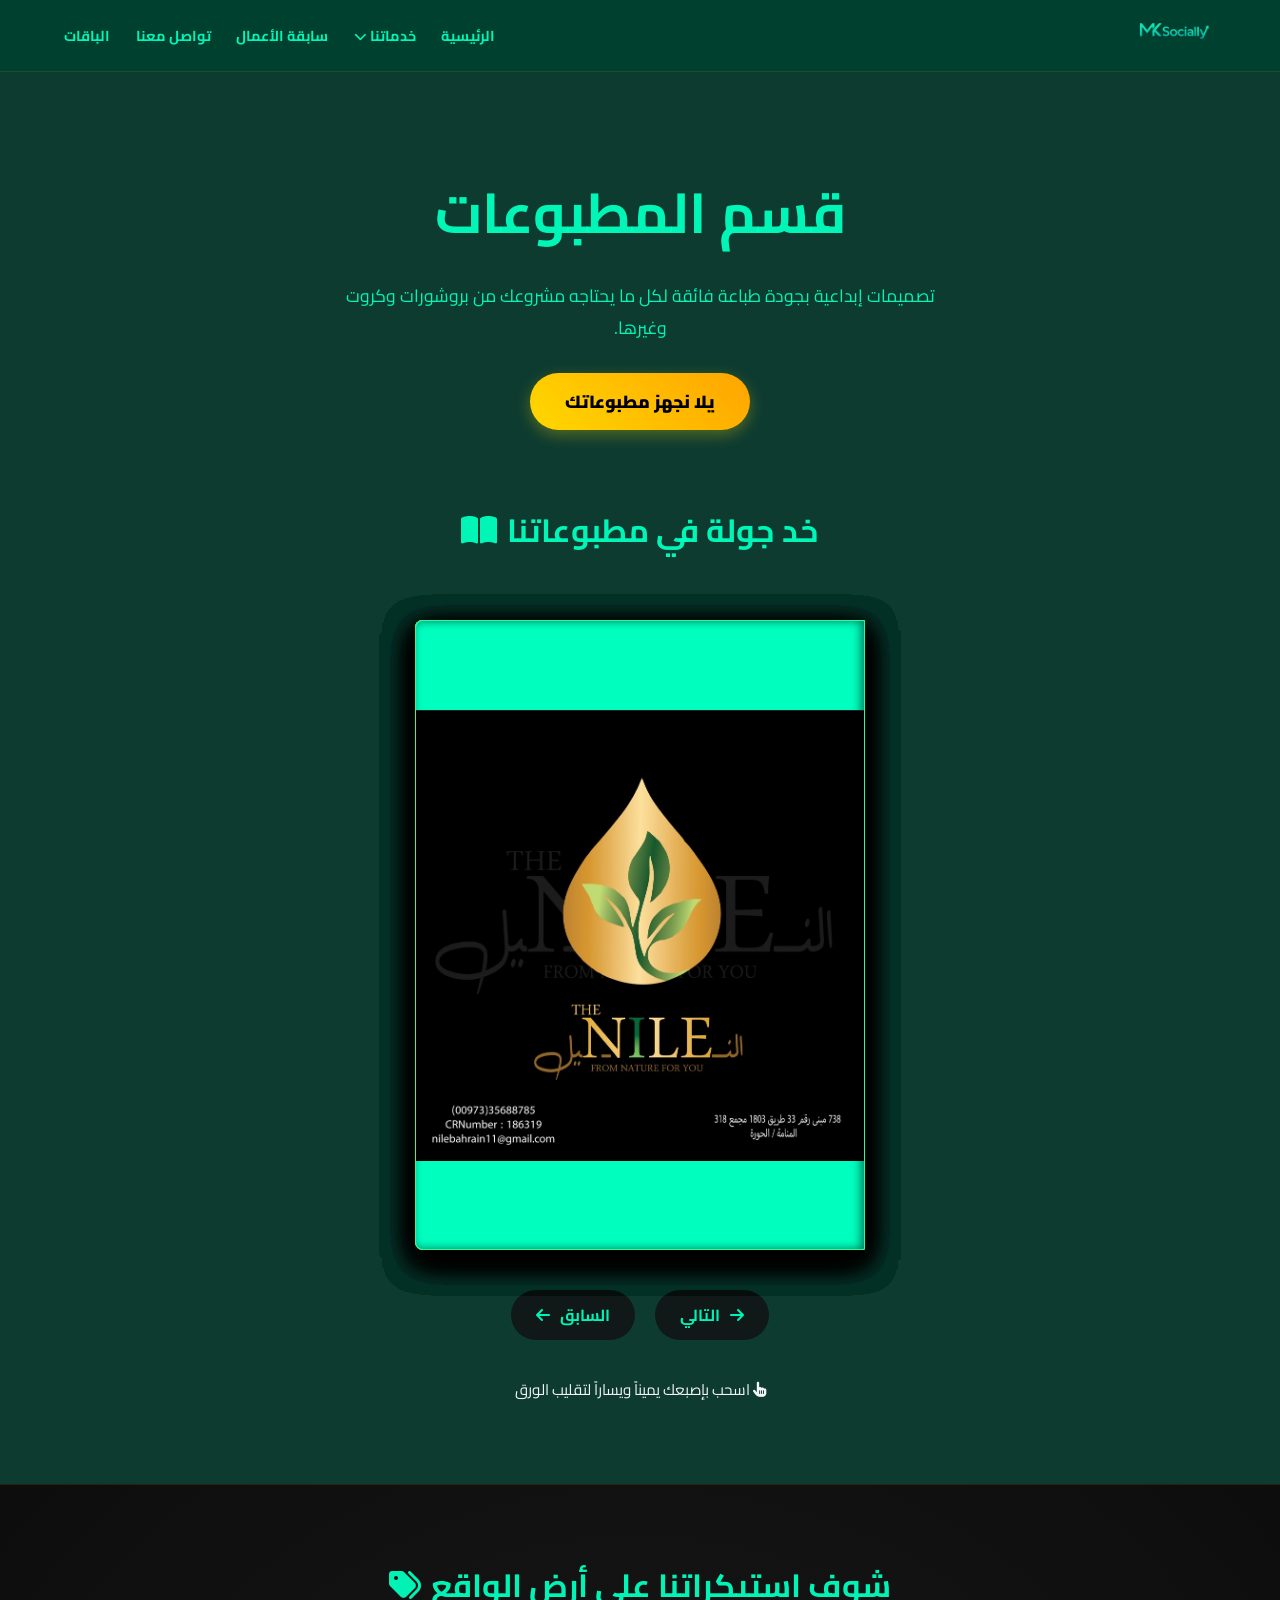
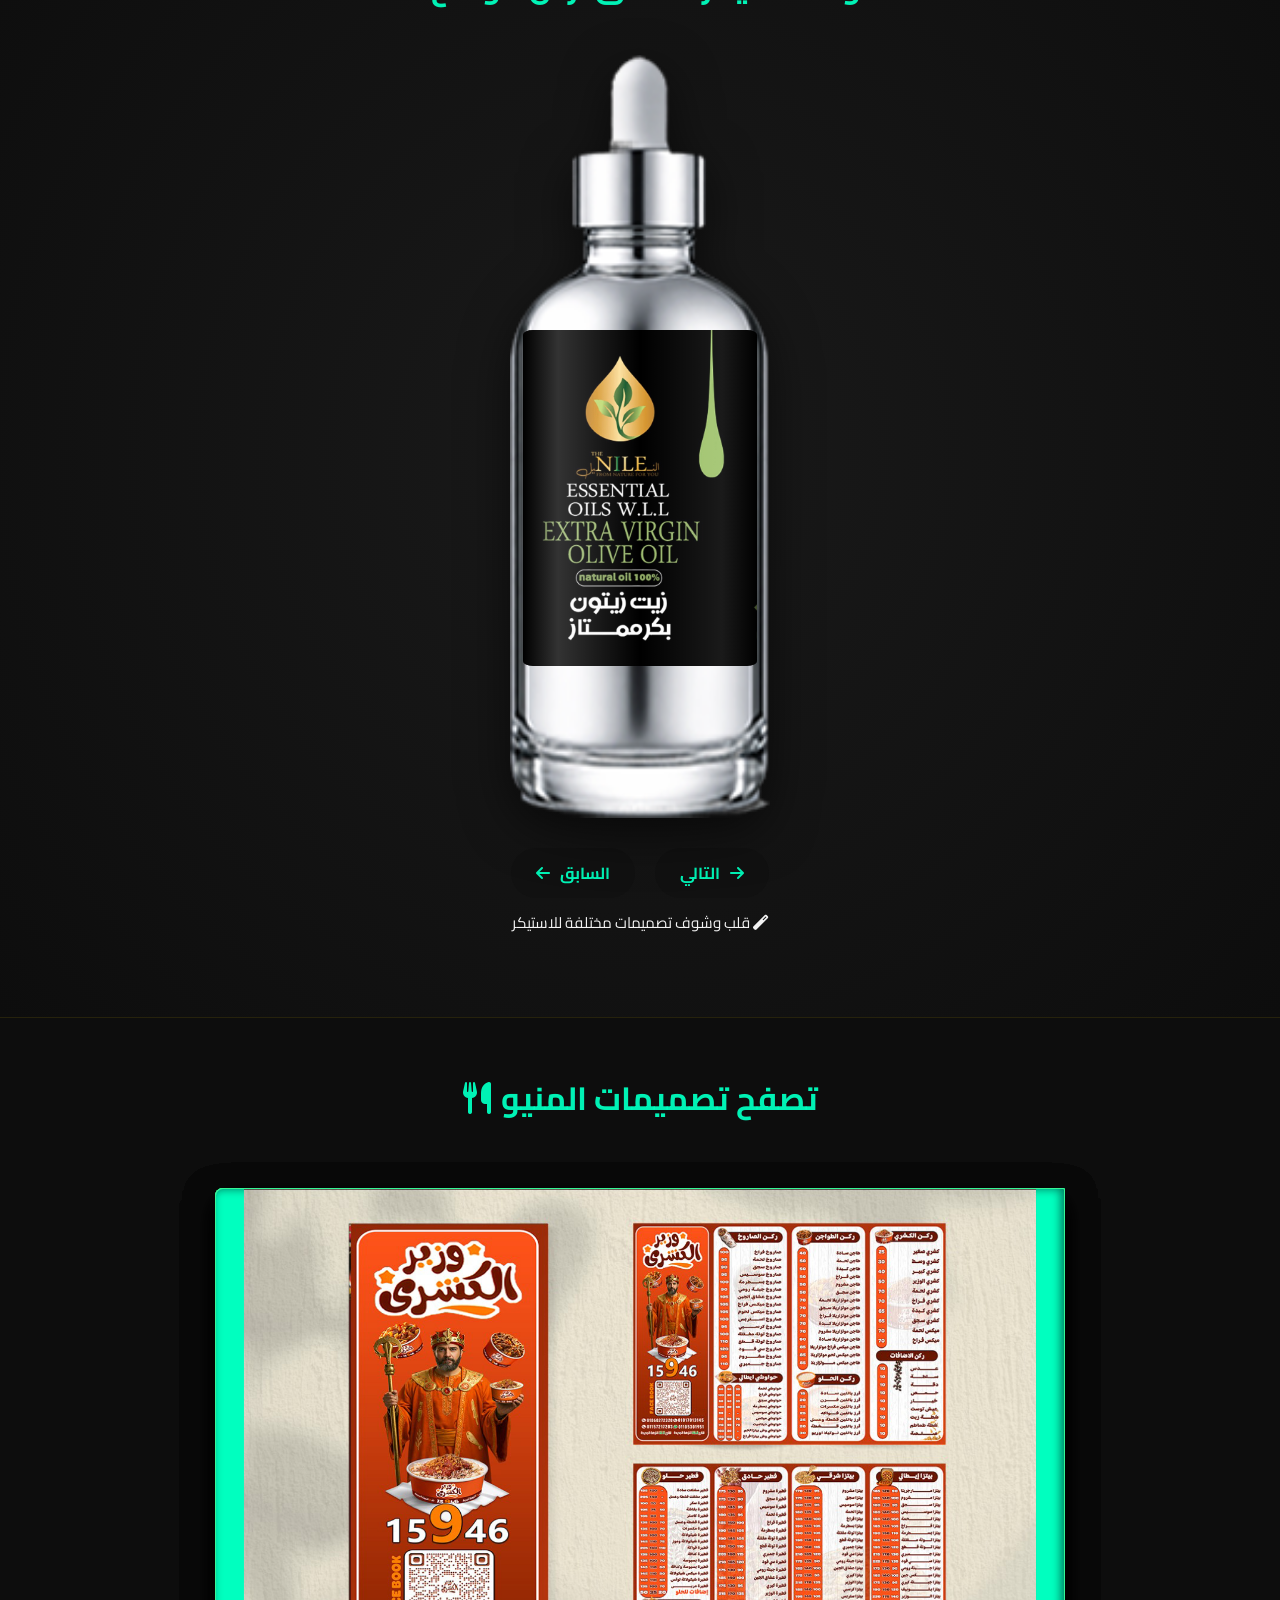
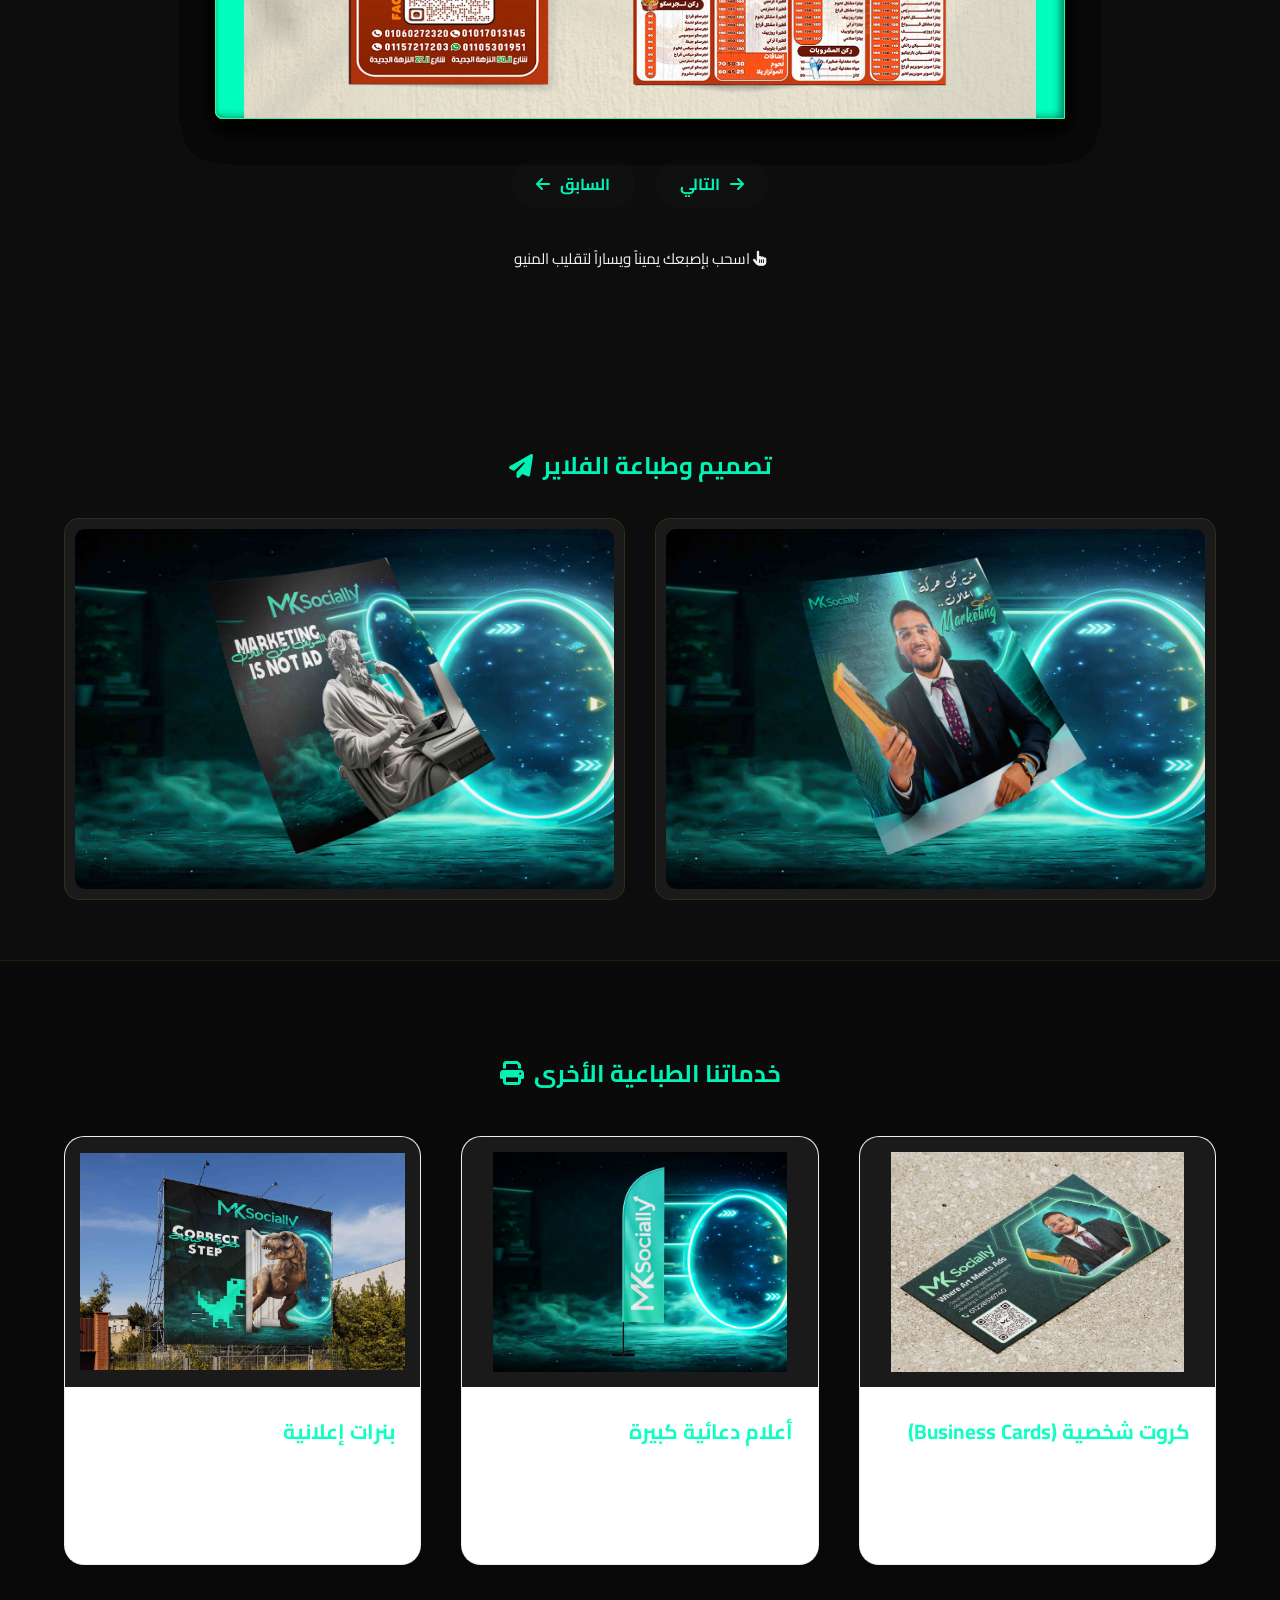
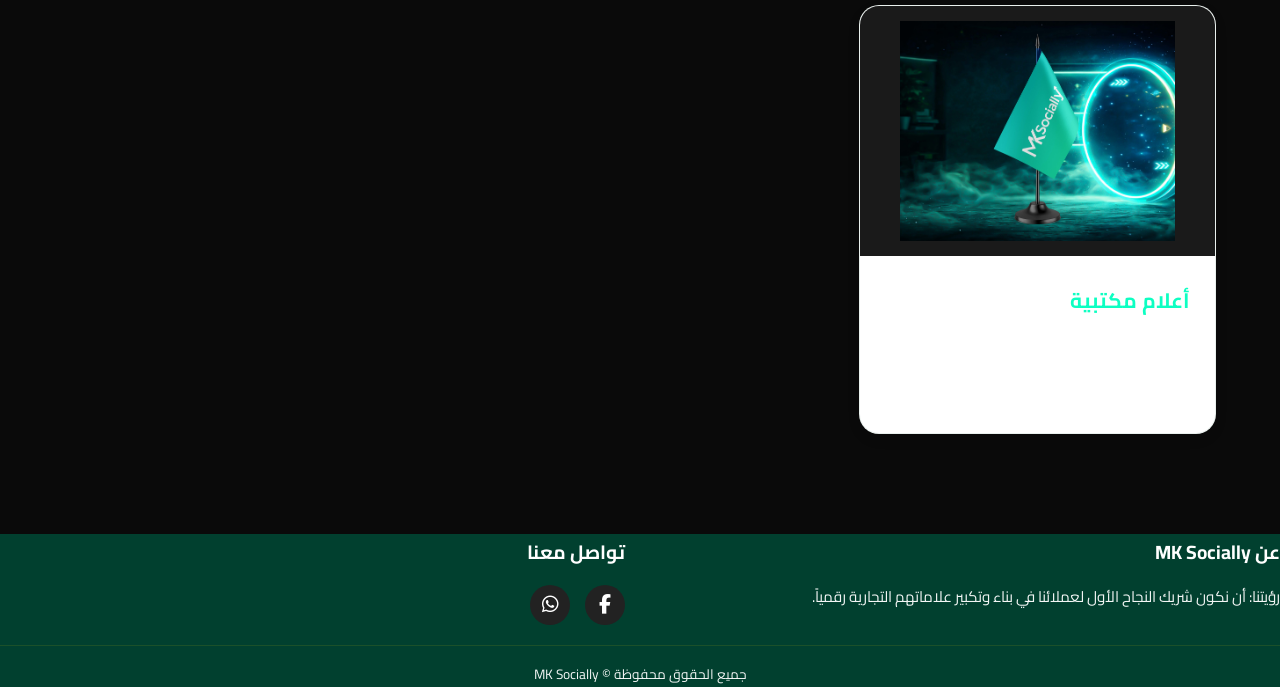
<file: html/prints.html>
<!DOCTYPE html>
<html lang="ar" dir="rtl">
<head>
    <meta charset="UTF-8">
    <meta name="viewport" content="width=device-width, initial-scale=1.0">
    <title>المطبوعات | MK Socially</title>
    <link href="https://fonts.googleapis.com/css2?family=Cairo:wght@400;700;900&display=swap" rel="stylesheet">
    <link rel="stylesheet" href="https://cdnjs.cloudflare.com/ajax/libs/font-awesome/6.4.0/css/all.min.css">
    <link rel="stylesheet" href="../css/css.css">
    <link rel="manifest" href="../manifest.json">
<meta name="theme-color" content="#FFD700">
</head>
<body>
    <header>
        <div class="logo"><img src="../img/logo.png" alt="Logo"></div>
        <div class="menu-toggle" id="mobile-menu"><span class="menu-text">القائمة</span><div class="bars-container"><span class="bar"></span><span class="bar"></span><span class="bar"></span></div></div>
        <nav><ul class="nav-list">
            <li><a href="../index.html">الرئيسية</a></li>
            <li class="dropdown"><a href="#" class="nav-item-with-arrow">خدماتنا <i class="fas fa-chevron-down" style="font-size:0.8rem;"></i></a>
                <ul class="dropdown-menu"><li><a href="social_media.html">سوشيال ميديا</a></li><li><a href="prints.html">المطبوعات</a></li></ul>
            </li>
            <li><a href="previous_work.html">سابقة الأعمال</a></li>
            <li><a href="contact.html">تواصل معنا</a></li>
            <li><a href="Packages.html" style="color: var(--primary-gold);">الباقات</a></li>
        </ul></nav>
    </header>

    <nav class="mobile-nav-under-header">
        <a href="../index.html" class="nav-item"><i class="fas fa-home"></i><span>الرئيسية</span></a>
        <div class="nav-item services-trigger"><i class="fas fa-bullhorn" style="color:var(--primary-gold);"></i><span style="color:var(--primary-gold);">خدماتنا</span>
            <div class="mobile-services-popup"><a href="social_media.html">سوشيال ميديا</a><a href="prints.html">مطبوعات</a></div>
        </div>
        <a href="previous_work.html" class="nav-item"><i class="fas fa-briefcase"></i><span>شركاء النجاح</span></a>
        <a href="contact.html" class="nav-item"><i class="fas fa-envelope"></i><span>تواصل</span></a>
        <a href="Packages.html" class="nav-item"><i class="fas fa-tags"></i><span>الباقات</span></a>
    </nav>

    <main>
        <section class="hero" style="min-height: auto; padding-top: 160px; padding-bottom: 30px;">
            <div class="hero-content" style="text-align: center; width: 100%;">
                <h1>قسم <span>المطبوعات</span></h1>
                <p style="max-width: 600px; margin: 0 auto 30px;">تصميمات إبداعية بجودة طباعة فائقة لكل ما يحتاجه مشروعك من بروشورات وكروت وغيرها.</p>
                <a href="https://wa.me/201017564052" target="_blank" class="cta-btn">يلا نجهز مطبوعاتك</a>
            </div>
        </section>

        <section class="flipbook-section" style="padding-top: 10px;">
            
            <h2 class="section-title" style="margin-bottom: 40px; font-size: 2rem;">
                خد جولة في مطبوعاتنا <i class="fas fa-book-open" style="color: var(--primary-gold);"></i>
            </h2>
            
            <div class="flip-book-container">
                <div class="flip-book" id="interactive-book">
                    <div class="page" style="z-index: 11;"><img src="../img/برشور/1.jpg" alt="1"></div>
                    <div class="page" style="z-index: 10;"><img src="../img/برشور/2.jpg" alt="2"></div>
                    <div class="page" style="z-index: 9;"><img src="../img/برشور/3.jpg" alt="3"></div>
                    <div class="page" style="z-index: 8;"><img src="../img/برشور/4.jpg" alt="4"></div>
                    <div class="page" style="z-index: 7;"><img src="../img/برشور/5.jpg" alt="5"></div>
                    <div class="page" style="z-index: 6;"><img src="../img/برشور/6.jpg" alt="6"></div>
                    <div class="page" style="z-index: 5;"><img src="../img/برشور/7.jpg" alt="7"></div>
                    <div class="page" style="z-index: 4;"><img src="../img/برشور/8.jpg" alt="8"></div>
                    <div class="page" style="z-index: 3;"><img src="../img/برشور/9.jpg" alt="9"></div>
                    <div class="page" style="z-index: 2;"><img src="../img/برشور/10.jpg" alt="10"></div>
                    <div class="page" style="z-index: 1;"><img src="../img/برشور/11.jpg" alt="11"></div>
                </div>
                
                <div class="book-controls">
                    <button id="next-btn" class="ctrl-btn"><i class="fas fa-arrow-right"></i> التالي</button>
                    <button id="prev-btn" class="ctrl-btn">السابق <i class="fas fa-arrow-left"></i></button>
                </div>
                <p class="swipe-hint"><i class="fas fa-hand-pointer"></i> اسحب بإصبعك يميناً ويساراً لتقليب الورق</p>
            </div>
        </section>

<section class="stickers-section">
            
            <h2 class="section-title" style="margin-bottom: 40px; font-size: 2rem; text-align: center; width: 100%;">
                شوف استيكراتنا على أرض الواقع <i class="fas fa-tags" style="color: var(--primary-gold);"></i>
            </h2>

            <div class="mockup-container">
                <div class="bottle-wrapper">
                    <img src="../img/استكرات/زجاجة.png" alt="زجاجة" class="bottle-base">
                    
                    <div class="sticker-mask" id="sticker-container">
                        <img src="../img/استكرات/1.jpg" alt="استيكر" class="sticker-overlay" id="current-sticker">
                    </div>
                </div>
                
                <div class="book-controls" style="margin-top: 30px; display: flex; justify-content: center; gap: 20px;">
                    <button id="next-sticker" class="ctrl-btn"><i class="fas fa-arrow-right"></i> التالي</button>
                    <button id="prev-sticker" class="ctrl-btn">السابق <i class="fas fa-arrow-left"></i></button>
                </div>
                <p class="swipe-hint" style="text-align: center; width: 100%;"><i class="fas fa-magic"></i> قلب وشوف تصميمات مختلفة للاستيكر</p>
            </div>
        </section>

<section class="flipbook-section" style="background-color: #0d0d0d; border-top: 1px solid rgba(255, 215, 0, 0.1);">
            
            <h2 class="section-title" style="margin-bottom: 40px; font-size: 2rem; text-align: center; width: 100%;">
                تصفح تصميمات المنيو <i class="fas fa-utensils" style="color: var(--primary-gold);"></i>
            </h2>
            
            <div class="flip-book-container">
                <div class="flip-book" id="menu-interactive-book">
                    <div class="page" style="z-index: 5;"><img src="../img/منيو/5.jpg" alt="منيو 5"></div>
                    <div class="page" style="z-index: 4;"><img src="../img/منيو/1.jpg" alt="منيو 1"></div>
                    <div class="page" style="z-index: 3;"><img src="../img/منيو/2.jpg" alt="منيو 2"></div>
                    <div class="page" style="z-index: 2;"><img src="../img/منيو/3.jpg" alt="منيو 3"></div>
                    <div class="page" style="z-index: 1;"><img src="../img/منيو/4.jpg" alt="منيو 4"></div>
                </div>
                
                <div class="book-controls">
                    <button id="menu-next-btn" class="ctrl-btn"><i class="fas fa-arrow-right"></i> التالي</button>
                    <button id="menu-prev-btn" class="ctrl-btn">السابق <i class="fas fa-arrow-left"></i></button>
                </div>
                <p class="swipe-hint"><i class="fas fa-hand-pointer"></i> اسحب بإصبعك يميناً ويساراً لتقليب المنيو</p>
            </div>
        </section>

        <section class="flyers-section">
            <h2 class="section-title">
                تصميم وطباعة الفلاير <i class="fas fa-paper-plane"></i>
            </h2>
            <div class="flyers-grid">
                <div class="flyer-item">
                    <img src="../img/فلاير/1.jpg" alt="فلاير 1">
                </div>
                <div class="flyer-item">
                    <img src="../img/فلاير/2.jpg" alt="فلاير 2">
                </div>
            </div>
        </section>

        <section class="general-prints-section">
            <h2 class="section-title">
                خدماتنا الطباعية الأخرى <i class="fas fa-print"></i>
            </h2>
            
            <div class="prints-display-grid">
                <div class="print-card">
                    <div class="print-img-box">
                        <img src="../img/card.jpg" alt="كروت شخصية">
                    </div>
                    <div class="print-info">
                        <h3>كروت شخصية (Business Cards)</h3>
                        <p>كروت بتصميمات فريدة تعبر عن هويتك وتترك انطباعاً لا ينسى عند عملائك، مع خيارات متعددة للخامات واللمسات الفنية.</p>
                    </div>
                </div>

                <div class="print-card">
                    <div class="print-img-box">
                        <img src="../img/اعلام كبير.jpg" alt="أعلام كبيرة">
                    </div>
                    <div class="print-info">
                        <h3>أعلام دعائية كبيرة</h3>
                        <p>اجذب الأنظار لمقرك أو فعاليتك بأعلام ذات جودة طباعة عالية وألوان زاهية تقاوم العوامل الجوية وتدوم طويلاً.</p>
                    </div>
                </div>

                <div class="print-card">
                    <div class="print-img-box">
                        <img src="../img/بنرات.jpg" alt="بنرات إعلانية">
                    </div>
                    <div class="print-info">
                        <h3>بنرات إعلانية</h3>
                        <p>حلول إعلانية ضخمة للمحلات والمعارض، طباعة بدقة متناهية تبرز أدق تفاصيل تصميمك على أفضل خامات الفليكس والبانر.</p>
                    </div>
                </div>

                <div class="print-card">
                    <div class="print-img-box">
                        <img src="../img/علم المكتب.jpg" alt="أعلام مكتبية">
                    </div>
                    <div class="print-info">
                        <h3>أعلام مكتبية</h3>
                        <p>لمسة من الاحترافية على مكتبك أو في قاعة الاجتماعات، أعلام مكتبية أنيقة تعزز حضور علامتك التجارية في أدق التفاصيل.</p>
                    </div>
                </div>
            </div>
        </section>

    </main>

    <footer>
        <div class="footer-container"><div class="footer-box"><h3>عن MK Socially</h3><p>رؤيتنا: أن نكون شريك النجاح الأول لعملائنا في بناء وتكبير علاماتهم التجارية رقمياً.</p></div><div class="footer-box"><h3>تواصل معنا</h3><div class="social-icons"><a href="https://www.facebook.com/profile.php?id=61563356482710" target="_blank"><i class="fab fa-facebook-f"></i></a><a href="https://wa.me/201017564052" target="_blank"><i class="fab fa-whatsapp"></i></a></div></div></div>
        <div class="footer-rights">جميع الحقوق محفوظة © <span>MK Socially</span></div>
    </footer>
    <div class="custom-cursor"></div><div class="custom-cursor-glow"></div>
    <script src="../js/script.js"></script>
</body>
</html>
</file>
<file: css/css.css>
/* === الأكواد الأساسية المحدثة === */
* {
    margin: 0; padding: 0; box-sizing: border-box;
    font-family: 'Cairo', sans-serif; scroll-behavior: smooth;
}

:root {
    --bg-color: rgba(0, 49, 37, 0.95); /* أخضر فاتح جداً للخلفية */
    --primary-green: #2d6a4f; /* أخضر داكن للعناصر الأساسية */
    --accent-gold: #FFD700; 
    --text-main: rgba(0, 255, 191, 0.95); /* نصوص داكنة للوضوح */
    --text-muted: rgba(255, 255, 255, 0.95);
    --white: #ffffff;
}
body {
    background-color: var(--bg-color); 
    color: var(--text-main);
}
main { flex: 1; }

/* === الماوس المخصص للمتعة البصرية === */
.custom-cursor { position: fixed; width: 12px; height: 12px; border-radius: 50%; background: var(--primary-gold); pointer-events: none; z-index: 9999; transform: translate(-50%, -50%); transition: width 0.2s, height 0.2s, background-color 0.2s; }
.custom-cursor-glow { position: fixed; width: 40px; height: 40px; border-radius: 50%; border: 2px solid var(--glow-gold); pointer-events: none; z-index: 9998; transform: translate(-50%, -50%); transition: width 0.2s, height 0.2s; }

/* === الهيدر (شريط التنقل) === */
header {
    display: flex; justify-content: space-between; align-items: center;
    padding: 0 5%; height: clamp(60px, 8vh, 80px);
    background: rgba(0, 65, 48, 0.95); backdrop-filter: blur(10px);
    text-decoration-color: rgba(0, 255, 191, 0.95);
    position: fixed; width: 100%; top: 0; z-index: 3000; border-bottom: 1px solid rgba(255, 215, 0, 0.1);
}

.logo img { max-height: clamp(35px, 5vw, 55px); transition: 0.3s ease; filter: drop-shadow(0 0 5px var(--glow-gold)); }
/* تكبير حجم اللوجو */

.nav-list { display: flex; gap: clamp(15px, 2vw, 30px); list-style: none; align-items: center; }
.nav-list li { position: relative; }
.nav-list li a { color: var(--text-light); text-decoration: none; font-weight: 700; font-size: clamp(0.9rem, 1vw, 1rem); transition: 0.3s; padding: 10px 0; display: block; position: relative; }
.nav-list li a::after { content: ''; position: absolute; width: 0; height: 2px; bottom: 0; left: 50%; background-color: var(--primary-gold); transition: 0.3s ease; transform: translateX(-50%); }
.nav-list li a:hover::after { width: 100%; }
.nav-list li a:hover { color: var(--primary-gold); }

/* الـ Dropdown للكمبيوتر */
.dropdown-menu { position: absolute; top: 100%; right: 0; background: #111; border: 1px solid var(--primary-gold); min-width: 200px; display: none; list-style: none; padding: 10px 0; border-radius: 5px; box-shadow: 0 5px 15px rgba(0,0,0,0.5); }
.dropdown:hover .dropdown-menu { display: block; animation: fadeInDropdown 0.3s ease; }
@keyframes fadeInDropdown { from { opacity: 0; transform: translateY(10px); } to { opacity: 1; transform: translateY(0); } }
.dropdown-menu li a { padding: 10px 20px; font-size: 0.9rem; border-bottom: 1px solid rgba(255, 215, 0, 0.1); }
.dropdown-menu li a::after { display: none; }

/* زر الموبايل الجانبي */
.menu-toggle { display: none; align-items: center; gap: 8px; z-index: 3100; cursor: none; }
.menu-text { font-size: 0.85rem; color: var(--primary-gold); font-weight: bold; }
.bars-container { display: flex; flex-direction: column; gap: 4px; }
.bar { width: 22px; height: 2px; background: var(--primary-gold); transition: 0.3s ease-in-out; }
.menu-toggle.active .bar:nth-child(1) { transform: translateY(6px) rotate(45deg); }
.menu-toggle.active .bar:nth-child(2) { opacity: 0; }
.menu-toggle.active .bar:nth-child(3) { transform: translateY(-6px) rotate(-45deg); }

/* === الهيرو سكشن === */
.hero { min-height: 100vh; display: flex; align-items: center; padding: 100px 5% 50px; gap: 40px; }
.hero-content { flex: 1; z-index: 2; }
.hero-content h1 { font-size: clamp(1.8rem, 5vw, 3.5rem); margin-bottom: 15px; }
.hero-content h1 span { color: var(--primary-gold); text-shadow: 0 0 15px var(--glow-gold); }
.hero-content h2 { font-size: clamp(1.1rem, 3vw, 1.8rem); margin-bottom: 20px; color: var(--text-muted); }
.hero-content p { font-size: clamp(0.9rem, 1.5vw, 1.1rem); line-height: 1.8; margin-bottom: 30px; }

.cta-btn { display: inline-block; padding: 12px 35px; background: linear-gradient(45deg, #FFD700, #FFA500); color: #000; text-decoration: none; font-weight: 900; font-size: 1.1rem; border-radius: 30px; box-shadow: 0 5px 15px rgba(255, 215, 0, 0.3); transition: 0.3s; border: none; }
.cta-btn:hover { transform: translateY(-5px); box-shadow: 0 10px 25px rgba(255, 215, 0, 0.6); }

.hero-graphics { flex: 1.5; position: relative; }
.hero-video {
    max-width: 320px; /* عرض مناسب للفيديو الطولي */
    border-radius: 20px;
    box-shadow: 0 10px 30px rgba(0, 0, 0, 0.1);
    height: auto;
    border: 3px solid var(--primary-green);
}
/* === ستايل العداد الوهمي === */
.visitor-counter { text-align: center; margin-top: 20px; font-size: clamp(1rem, 2vw, 1.2rem); font-weight: bold; color: var(--primary-gold); background: rgba(17, 17, 17, 0.8); padding: 12px 20px; border-radius: 10px; border: 1px solid rgba(255, 215, 0, 0.3); display: block; width: 100%; box-shadow: 0 0 15px rgba(255, 215, 0, 0.1); }
.visitor-counter i { margin-left: 8px; }

/* === الفوتر === */
footer {
    background: rgba(0, 65, 48, 0.95);
    color: var(--white);
}
.footer-container { display: flex; justify-content: space-between; gap: 30px; flex-wrap: wrap; margin-bottom: 20px; }
.footer-box { flex: 1; min-width: 250px; }
.footer-box h3 { color: var(--primary-gold); margin-bottom: 15px; font-size: 1.2rem; }
.footer-box p { color: var(--text-muted); font-size: 0.95rem; line-height: 1.6; margin-bottom: 10px;}
.social-icons { display: flex; gap: 15px; }
.social-icons a { display: flex; align-items: center; justify-content: center; width: 40px; height: 40px; background: #222; color: var(--primary-gold); border-radius: 50%; font-size: 1.2rem; transition: 0.3s; text-decoration: none; border: 1px solid transparent; }
.social-icons a:hover { background: var(--primary-gold); color: #000; transform: translateY(-5px) rotate(360deg); box-shadow: 0 5px 15px var(--glow-gold); }
.footer-rights { text-align: center; color: var(--text-muted); font-size: 0.85rem; padding-top: 15px; border-top: 1px solid rgba(255, 215, 0, 0.1); }

/* === شريط التنقل السفلي (مخفي في الكمبيوتر) === */
.mobile-nav-under-header { display: none; }

/* ========================================= */
/* ==== قسم صفحات الأعمال (Portfolio) ====== */
/* ========================================= */

.main-page-title {
    text-align: center;
    padding: 120px 5% 40px;
    background: linear-gradient(180deg, #111 0%, rgba(0, 59, 45, 0.95) 100%);
}
.main-page-title h1 { font-size: clamp(2rem, 5vw, 3rem); margin-bottom: 10px; }
.main-page-title h1 span { color: var(--primary-gold); text-shadow: 0 0 15px var(--glow-gold); }
.main-page-title p { color: var(--text-muted); font-size: 1.1rem; }

.profile-header { position: relative; width: 100%; margin-bottom: 20px; }
.cover-photo { width: 100%; height: clamp(200px, 30vh, 300px); background: rgba(0, 255, 191, 0.95); overflow: hidden; }
.cover-photo img { width: 100%; height: 100%; object-fit: cover; }
.profile-logo {
    width: 130px; height: 130px; background: var(--bg-color); border: 3px solid var(--primary-gold); border-radius: 50%;
    margin: -65px auto 0; position: relative; z-index: 5; overflow: hidden; box-shadow: 0 0 20px var(--glow-gold);
    display: flex; justify-content: center; align-items: center;
}
.profile-logo img { width: 100%; height: 100%; object-fit: contain; padding: 10px; }

.folder-tag {
    background: rgba(0, 255, 191, 0.95); color: var(--primary-gold);
    display: flex; align-items: center; justify-content: center; gap: 10px;
    padding: 10px 25px; border-radius: 50px; border: 1px solid var(--primary-gold);
    width: fit-content; margin: 40px auto 20px; font-weight: 700; font-size: 1.2rem;
}

.section-title { padding: 0 5%; margin: 30px 0 20px; font-size: 1.5rem; color: var(--text-light); display: flex; align-items: center; justify-content: center; gap: 10px; }
.section-title i { color: var(--primary-gold); }


/* === شبكة التصاميم الجديدة (خلفية بيضاء للوجوهات) === */
.portfolio-gallery {
    display: grid;
    grid-template-columns: repeat(auto-fill, minmax(180px, 1fr));
    gap: 25px;
    padding: 20px 5%;
    justify-items: center;
}

.work-item {
    background: #ffffff; /* الكارت الأبيض */
    border-radius: 15px;
    box-shadow: 0 5px 15px rgba(0,0,0,0.2);
    width: 100%;
    aspect-ratio: 1 / 1; /* مربع دايما */
    overflow: hidden;
    position: relative;
    transition: transform 0.3s ease, box-shadow 0.3s ease, border 0.3s ease;
    display: flex;
    justify-content: center;
    align-items: center;
    padding: 20px;
    box-sizing: border-box;
    border: 1px solid transparent;
}

.work-item img {
    max-width: 100%;
    max-height: 100%;
    object-fit: contain; /* منع القص */
}

.work-item:hover {
    transform: translateY(-8px) scale(1.03);
    box-shadow: 0 10px 25px rgba(255, 215, 0, 0.4);
    border: 1px solid var(--primary-gold);
}

.work-overlay {
    position: absolute; top: 0; left: 0; width: 100%; height: 100%; background: rgba(0, 0, 0, 0.8);
    display: flex; flex-direction: column; justify-content: center; align-items: center;
    opacity: 0; transition: 0.4s; padding: 20px; text-align: center; pointer-events: none;
}
.work-item:hover .work-overlay { opacity: 1; }
.work-overlay h3 { color: var(--primary-gold); margin-bottom: 10px; transform: translateY(20px); transition: 0.4s; }
.work-overlay p { font-size: 0.9rem; transform: translateY(20px); transition: 0.5s; color: #fff;}
.work-item:hover h3, .work-item:hover p { transform: translateY(0); }


/* === أنميشن كلمة شركاء النجاح وأشرطة الاحتفال === */
.title-icon-anim {
    display: inline-block;
    color: var(--primary-gold);
    margin-right: 15px;
    animation: partyHeartbeat 1.5s infinite;
}

@keyframes partyHeartbeat {
    0% { transform: scale(1); rotate(0deg); }
    15% { transform: scale(1.3); rotate(10deg); }
    30% { transform: scale(1); rotate(0deg); }
    45% { transform: scale(1.3); rotate(-10deg); }
    60% { transform: scale(1); rotate(0deg); }
}

.confetti {
    position: fixed; width: 10px; height: 10px; background-color: #f00; opacity: 0.8;
    top: -10px; z-index: 9999; border-radius: 2px; pointer-events: none;
}

/* === شبكة الفيديوهات (Reels) === */
.reels-grid { display: grid; grid-template-columns: repeat(auto-fit, minmax(250px, 1fr)); gap: 25px; padding: 0 5% 60px; align-items: start; }
.reel-item { background: #000; border-radius: 15px; overflow: hidden; border: 1px solid rgba(255, 215, 0, 0.1); }
.reel-item video { width: 100%; height: auto; object-fit: contain; background: #000; }
.reel-item p { padding: 15px; color: var(--text-light); font-weight: bold; text-align: center; }

/* ========================================= */
/* ==== شاشات الموبايل (تنسيق إجباري وصارم) ==== */
/* ========================================= */
@media (max-width: 992px) {
    * { cursor: auto !important; }
    .custom-cursor, .custom-cursor-glow { display: none !important; }
    
    .menu-toggle, .nav-list { display: none !important; }
    
    header { height: 70px !important; display: flex !important; justify-content: center !important; align-items: center !important; padding: 0 !important; }
    .logo img { max-height: 45px !important; }

    body { padding-top: 130px !important; }
    .hero { flex-direction: column-reverse !important; text-align: center !important; padding: 20px 5% !important; }
    .hero-content h1 { font-size: 2.2rem !important; margin-bottom: 10px !important; }
    .hero-content h2 { font-size: 1.2rem !important; }
    .hero-graphics { width: 100% !important; margin-bottom: 30px !important; }
    .hero-video { width: 100% !important; border-radius: 15px !important; }

    .cta-btn { display: inline-block !important; padding: 12px 30px !important; background: linear-gradient(45deg, #FFD700, #FFA500) !important; color: #000 !important; text-decoration: none !important; font-weight: bold !important; border-radius: 30px !important; margin-top: 15px !important; }

    .mobile-nav-under-header { display: flex !important; position: fixed !important; top: 70px !important; left: 0 !important; width: 100% !important; background: rgba(15, 15, 15, 0.98) !important; border-bottom: 1px solid rgba(255, 215, 0, 0.2) !important; z-index: 2800 !important; justify-content: space-around !important; padding: 10px 0 !important; }
    .mobile-nav-under-header .nav-item { color: var(--text-muted) !important; text-decoration: none !important; display: flex !important; flex-direction: column !important; align-items: center !important; font-size: 0.75rem !important; gap: 5px !important; }
    .mobile-nav-under-header .nav-item i { font-size: 1.2rem !important; }
    .mobile-nav-under-header .nav-item.active { color: var(--primary-gold) !important; }

    .services-trigger { position: relative; }
    .mobile-services-popup { display: none; position: absolute; top: 100%; left: 50%; transform: translateX(-50%); background: #111; border: 1px solid var(--primary-gold); border-radius: 8px; padding: 10px; width: 140px; flex-direction: column; gap: 8px; box-shadow: 0 5px 15px rgba(0,0,0,0.8); margin-top: 15px; z-index: 3000; }
    .mobile-services-popup::before { content: ''; position: absolute; top: -8px; left: 50%; transform: translateX(-50%); border-width: 0 8px 8px 8px; border-style: solid; border-color: transparent transparent var(--primary-gold) transparent; }
    .mobile-services-popup.show { display: flex; animation: popupAnim 0.3s ease; }
    @keyframes popupAnim { from { opacity: 0; transform: translate(-50%, -10px); } to { opacity: 1; transform: translate(-50%, 0); } }
    .mobile-services-popup a { color: #fff; text-decoration: none; font-size: 0.95rem; border-bottom: 1px solid rgba(255,215,0,0.1); padding-bottom: 8px; width: 100%; }
    .mobile-services-popup a:last-child { border: none; padding-bottom: 0; }
    .mobile-services-popup a:hover { color: var(--primary-gold); }
}

@media (max-width: 400px) {
    .cta-btn { padding: 10px 20px; font-size: 1rem; }
    .mobile-nav-under-header .nav-item { font-size: 0.65rem; }
}

/* === كلاس مخصص للوجوهات البيضاء (عشان تظهر على خلفية غامقة) === */
.work-item.dark-card {
    background: rgba(0, 66, 49, 0.95); 
    border: 1px solid rgba(255, 215, 0, 0.1); 
}

.work-item.dark-card:hover {
    border: 1px solid var(--primary-gold);
    box-shadow: 0 10px 25px rgba(255, 215, 0, 0.4);
    transform: translateY(-8px) scale(1.03);
}

/* ========================================= */
/* ==== أكواد قسم السوشيال ميديا الجديد (المنفصل) ==== */
/* ========================================= */
.social-projects-wrapper { padding: 20px 5% 60px; }
.projects-grid-new { 
    display: grid; 
    grid-template-columns: repeat(auto-fill, minmax(200px, 1fr)); 
    gap: 25px; 
}

.project-card-new { 
    background: rgba(0, 80, 60, 0.95); border: 1px solid rgba(255, 215, 0, 0.2); border-radius: 15px; 
    padding: 40px 20px; text-align: center; cursor: pointer !important; transition: 0.3s;
    box-shadow: 0 5px 15px rgba(0,0,0,0.5);
}
.project-card-new:hover { 
    transform: translateY(-8px); border-color: var(--primary-gold); 
    box-shadow: 0 10px 25px rgba(255, 215, 0, 0.3); background: #1a1a1a;
}
.folder-icon-new { font-size: 3.5rem; color: var(--primary-gold); margin-bottom: 15px; }
.project-card-new h3 { color: #fff; font-size: 1.1rem; }

/* === النافذة المنبثقة (Modal) === */
.fb-modal-overlay { 
    display: none; position: fixed; top: 0; left: 0; width: 100%; height: 100%; 
    background: rgba(0, 0, 0, 0.9); z-index: 5000; justify-content: center; align-items: center; 
    padding: 20px; backdrop-filter: blur(8px);
}
.fb-modal-container { 
    background: var(--bg-color); width: 100%; max-width: 800px; max-height: 90vh; 
    border-radius: 15px; border: 1px solid var(--primary-gold); overflow-y: auto; 
    position: relative; animation: modalFadeIn 0.4s ease;
}
.fb-modal-container::-webkit-scrollbar { width: 8px; }
.fb-modal-container::-webkit-scrollbar-thumb { background: var(--primary-gold); border-radius: 10px; }

@keyframes modalFadeIn { from { opacity: 0; transform: scale(0.9); } to { opacity: 1; transform: scale(1); } }

.fb-close-btn { 
    position: absolute; top: 15px; right: 20px; font-size: 2rem; color: #fff; 
    cursor: pointer !important; z-index: 10; background: rgba(0,0,0,0.6); 
    width: 45px; height: 45px; display: flex; justify-content: center; align-items: center; 
    border-radius: 50%; border: 1px solid rgba(255,255,255,0.2); transition: 0.3s;
}
.fb-close-btn:hover { color: var(--primary-gold); border-color: var(--primary-gold); transform: rotate(90deg); }

.fb-profile-header { position: relative; width: 100%; }
.fb-cover-photo { width: 100%; height: 250px; background: #222; }
.fb-cover-photo img { width: 100%; height: 100%; object-fit: cover; }

.fb-profile-logo { 
    width: 130px; height: 130px; background: #fff; border: 5px solid var(--bg-color); 
    border-radius: 50%; margin: -65px auto 0; position: relative; z-index: 5; 
    display: flex; justify-content: center; align-items: center; overflow: hidden;
    box-shadow: 0 0 15px rgba(0,0,0,0.8);
}
.fb-profile-logo img { width: 90%; height: 90%; object-fit: contain; }

.fb-folder-tag { text-align: center; color: #fff; margin: 15px 0 30px; }
.fb-folder-tag h2 { font-size: 1.8rem; color: var(--primary-gold); margin-bottom: 5px; }
.fb-folder-tag p { color: var(--text-muted); font-size: 1rem; }

.fb-work-section { padding: 0 20px 40px; }
.fb-portfolio-gallery { display: flex; flex-direction: column; gap: 30px; align-items: center; }

.fb-work-item { width: 100%; max-width: 600px; background: rgba(0, 255, 191, 0.95); border-radius: 15px; padding: 15px; border: 1px solid rgba(255,215,0,0.1); }
.fb-work-item img { width: 100%; height: auto; border-radius: 10px; display: block; }

/* === ستايل اللوجو بتاع الكروت من بره === */
.folder-logo-new { 
    width: 100px; height: 100px; margin: 0 auto 15px; background: #fff; 
    border-radius: 50%; border: 3px solid var(--primary-gold); 
    display: flex; justify-content: center; align-items: center; 
    overflow: hidden; box-shadow: 0 0 15px rgba(255, 215, 0, 0.2); transition: 0.3s;
}
.folder-logo-new img { width: 80%; height: 80%; object-fit: contain; }
.project-card-new:hover .folder-logo-new { transform: scale(1.1); box-shadow: 0 0 20px rgba(255, 215, 0, 0.5); }

/* === زرار (اضغط للمشاهدة) === */
.click-hint {
    display: inline-flex; align-items: center; gap: 8px; margin-top: 15px;
    padding: 6px 16px; background: rgba(255, 215, 0, 0.1); color: var(--primary-gold);
    font-size: 0.85rem; font-weight: bold; border-radius: 30px; 
    border: 1px solid rgba(255, 215, 0, 0.3); transition: 0.3s;
}
.project-card-new:hover .click-hint { background: var(--primary-gold); color: rgba(0, 255, 191, 0.95); box-shadow: 0 0 10px rgba(255, 215, 0, 0.5); }
.click-hint i { font-size: 0.9rem; }


/* ========================================= */
/* ==== قسم الباقات المتفاعل الجديد (تم الإصلاح) ==== */
/* ========================================= */
.pricing-section {
    padding: 60px 0;
    position: relative;
    background: radial-gradient(circle at center,  rgba(1, 73, 55, 0.95) 0%,  rgba(0, 255, 191, 0.95) 100%);
}

.pricing-container {
    display: grid;
    grid-template-columns: repeat(auto-fit, minmax(280px, 1fr));
    gap: 30px;
    max-width: 1200px;
    margin: 0 auto;
    padding: 0 20px;
    position: relative;
    z-index: 10;
}

/* التنسيق العام للكروت (تم إصلاح التمدد العشوائي) */
.pricing-card {
    background: rgba(0, 0, 0, 0.95);
    border-radius: 20px;
    padding: 30px; 
    text-align: center;
    box-shadow: 0 10px 30px rgba(0,0,0,0.5);
    transition: all 0.4s ease;
    border: 1px solid rgba(255, 215, 0, 0.1);
    position: relative;
    overflow: hidden;
    display: flex;
    flex-direction: column;
    justify-content: flex-start; /* يمنع التمدد */
    gap: 12px; /* مسافة ثابتة */
}

/* تنسيق العناصر الداخلية للهيدر */
.package-icon-header { font-size: 2.5rem; margin-bottom: 0; display: flex; justify-content: center; align-items: center; }
.package-logo-wrapper { width: 60px; height: 60px; margin: 0 auto 5px; display: flex; justify-content: center; align-items: center; border-radius: 50%; padding: 5px; }
.package-logo-wrapper img { width: 90%; height: 90%; object-fit: contain; }
h3.package-title { color: #fff; font-size: 1.6rem; font-weight: 900; margin-bottom: 0; }
p.package-intro-text { color: #ccc; font-size: 0.85rem; margin-bottom: 5px; line-height: 1.4; padding: 0 10px; }

/* الشارات (البادجات) */
.package-badge.best-seller {
    position: absolute; top: 15px; left: -35px;
    background: #ff0000; color: #fff; padding: 5px 35px; font-size: 0.75rem;
    font-weight: bold; text-transform: uppercase; transform: rotate(-45deg);
    box-shadow: 0 3px 10px rgba(255,0,0,0.5); z-index: 10;
    display: flex; align-items: center; gap: 5px; justify-content: center;
}

.discount-badge {
    position: absolute; top: 15px; right: 15px;
    background: #ff0000; color: #fff; padding: 5px 12px; font-size: 0.8rem;
    font-weight: 900; border-radius: 20px;
    box-shadow: 0 3px 10px rgba(255,0,0,0.4); z-index: 10;
    display: flex; align-items: center; gap: 5px;
}
.discount-badge i { font-size: 0.8rem; }

/* تأثير Spotlight بالكاميرا */
.pricing-card.spotlight-active {
    border-color: rgba(255, 215, 0, 1) !important;
    box-shadow: 0 10px 40px rgba(255, 215, 0, 0.6) !important;
    transform: translateY(-10px) scale(1.02) !important;
}

/* تدرج الألوان للباقات (Start, Boom, King, Pro Max) */
.package-start { border-color: rgba(255, 255, 255, 0.1); }
.package-start .start-icon { color: #888; }
.package-start .package-features i { color: #aaa; }
.package-start .package-logo-wrapper.logo-subtle img { filter: brightness(0) invert(1) opacity(0.3); }

.package-boom { border-color: rgba(255, 215, 0, 0.3); }
.package-boom .boom-icon { color: rgba(255, 215, 0, 0.7); }
.package-boom .package-features i { color: rgba(255, 215, 0, 0.8); }
.package-boom .package-logo-wrapper.logo-gold-muted img { filter: brightness(1) sepia(1) hue-rotate(-15deg) saturate(1) opacity(0.6); }

.package-king { border-color: rgba(255, 215, 0, 0.6); }
.package-king .king-icon { color: var(--primary-gold); }
.package-king .package-features i { color: var(--primary-gold); }
.package-king .package-logo-wrapper.logo-gold-full img { filter: brightness(1.2) sepia(1) hue-rotate(-10deg) saturate(2.5); }

.package-promax { border-color: rgba(255, 215, 0, 1); background: radial-gradient(circle at center, #1a1a1a 0%, #111 100%); z-index: 100; }
.package-promax .promax-icon { color: #ffd700; text-shadow: 0 0 5px rgba(255,215,0,0.7); }
.package-promax .package-features i { color: #ffd700; }
.package-promax .btn-primary { background: #ffd700; color: #000; border-color: #ffd700; font-weight: 900; box-shadow: 0 5px 15px rgba(255,215,0,0.5); }
.package-promax .package-logo-wrapper.logo-promax-inverted img { filter: brightness(0) invert(1); }
.package-promax .package-title { text-shadow: 0 0 5px #ffd700; }

/* قائمة الشرح المتفاعلة */
.package-features { 
    list-style: none; padding: 0; text-align: right; 
    font-size: 0.95rem; margin-bottom: 25px; 
    flex-grow: 0; /* يمنع التمدد العشوائي للقائمة */
    display: flex; flex-direction: column; gap: 8px; 
}

.package-features li { 
    color: var(--text-muted); position: relative;
    padding: 8px 12px; border-radius: 8px; cursor: pointer;
    transition: all 0.3s ease;
    display: flex; align-items: center; gap: 10px;
}
.package-features li:hover { background: rgba(0, 255, 191, 0.95); color: #fff; }
.package-features li i { font-size: 1rem; flex-shrink: 0; }

/* قسم الشرح المختفي */
.feature-desc {
    opacity: 0; visibility: hidden; max-height: 0;
    transition: all 0.3s ease;
    font-size: 0.8rem; color: #000000; margin-top: 5px;
    line-height: 1.6; border-right: 2px solid var(--primary-gold); padding-right: 15px;
    width: 100%; display: none; 
}

/* تفعيل الشرح عند الوقوف على الـ li */
.package-features li.show-desc .feature-desc {
    opacity: 1; visibility: visible; max-height: 200px;
    margin-top: 8px; padding: 8px 12px; background: white; border-radius: 8px;
    border: 1px solid rgba(0, 0, 0, 0.1); 
    display: block; 
}

/* الأزرار داخل الباقات */
.btn { 
    display: inline-flex; align-items: center; justify-content: center; gap: 8px;
    padding: 10px 20px; border-radius: 30px; font-weight: 700; font-size: 0.9rem;
    transition: all 0.3s ease; text-decoration: none; cursor: pointer;
    border: 1px solid transparent; width: 100%; 
    margin-top: auto; /* يجبر الزرار انه يلزق في آخر الكارت تحت خالص */
}

.btn-primary { background: var(--primary-gold); color: rgba(0, 255, 191, 0.95); border-color: var(--primary-gold); }
.btn-primary:hover { transform: scale(1.05); box-shadow: 0 5px 15px rgba(255,215,0,0.5); }
.btn-outline { border-color: var(--primary-gold); color: var(--primary-gold); }
.btn-outline:hover { background: var(--primary-gold); color: #000; transform: translateY(-3px); }

/* ======= بنر الخصم الـ 50% الجذاب ======= */
.discount-banner-container {
    max-width: 1200px;
    margin: 40px auto 0;
    padding: 0 20px;
    z-index: 10; position: relative;
}

.discount-banner {
    background: rgba(0, 255, 191, 0.95); border: 2px solid var(--primary-gold); border-radius: 15px;
    padding: 20px 40px; color: #fff; text-align: center; font-size: 1.1rem;
    font-weight: 700; display: flex; align-items: center; justify-content: center; gap: 20px;
    box-shadow: 0 10px 30px rgba(0,0,0,0.6);
}

.highlight-time { color: var(--primary-gold); font-weight: 900; font-size: 1.3rem; }
.discount-label { font-weight: 900; }
.discount-percent { color: #ff0000; font-size: 1.4rem; text-shadow: 0 0 5px rgba(255,0,0,0.6); }

/* الأيقونات في البنر */
.discount-banner i { font-size: 1.2rem; flex-shrink: 0; }
.discount-banner .clock-icon { color: var(--primary-gold); }
.discount-banner .tag-icon { color: var(--primary-gold); }

/* ========================================= */
/* ==== قسم البروشور التفاعلي (3D Flipbook) - بعد التعديل لظهور الصورة كاملة ==== */
/* ========================================= */
.flipbook-section {
    padding: 20px 5% 80px;
    display: flex;
    flex-direction: column;
    align-items: center;
    justify-content: center;
    position: relative;
}

.flip-book-container {
    width: 100%;
    display: flex;
    flex-direction: column;
    align-items: center;
    gap: 25px;
    margin-top: 20px;
}

/* حاوية الكتاب والمنظور الثلاثي الأبعاد */
.flip-book {
    position: relative;
    width: 100%;
    max-width: 450px; /* عرض الورقة */
    aspect-ratio: 1 / 1.4; /* أبعاد قريبة من ورقة A4 */
    perspective: 2000px; /* العمق الثلاثي الأبعاد */
}

/* تنسيق الورقة نفسها */
.page {
    position: absolute;
    width: 100%;
    height: 100%;
    top: 0; 
    left: 0;
    transform-origin: right center; /* الكعب على اليمين عشان دي لغة عربية */
    transition: transform 0.8s cubic-bezier(0.645, 0.045, 0.355, 1), opacity 0.4s ease 0.2s;
    background: rgba(0, 255, 191, 0.95); /* خلفية سوداء تظهر خلف الصورة إذا كانت الصورة غير ممتلئة */
    border-radius: 8px 2px 2px 8px; /* تدوير الحواف الخارجية للورقة */
    box-shadow: 0 10px 30px rgba(0,0,0,0.5), inset -3px 0 10px rgba(0,0,0,0.5);
    border: 1px solid rgba(255, 215, 0, 0.2);
    overflow: hidden;
    cursor: grab;
    display: flex; /* لضمان توسيط الصورة */
    justify-content: center;
    align-items: center;
}

.page:active { cursor: grabbing; }

.page img {
    /* التعديل هنا لضمان ظهور الصورة كاملة */
    max-width: 100%;
    max-height: 100%;
    width: auto;
    height: auto;
    object-fit: contain; /* تظهر الصورة كاملة وتحافظ على أبعادها */
}

/* الكلاس اللي هيتضاف بالـ JS عشان الورقة تتقلب */
.page.flipped {
    transform: rotateY(180deg);
    opacity: 0; /* بيخفي الورقة بعد ما تقلب عشان يظهر اللي تحتها */
    pointer-events: none; /* عشان نقدر نضغط على الورقة اللي بعدها */
}

/* تنسيق زراير التحكم والمؤشر */
.book-controls { display: flex; gap: 20px; margin-top: 15px; }

.ctrl-btn {
    background: rgba(17, 17, 17, 0.8);
    color: var(--primary-gold);
    border: 1px solid var(--primary-gold);
    padding: 10px 25px;
    border-radius: 30px;
    font-weight: bold;
    font-size: 1rem;
    transition: 0.3s;
    display: flex; align-items: center; gap: 10px;
}

.ctrl-btn:hover {
    background: var(--primary-gold);
    color: #000;
    transform: translateY(-3px);
    box-shadow: 0 5px 15px rgba(255, 215, 0, 0.3);
}

.swipe-hint {
    color: var(--text-muted);
    font-size: 0.95rem;
    margin-top: 10px;
    animation: pulseHint 2s infinite;
}

@keyframes pulseHint {
    0% { opacity: 0.5; }
    50% { opacity: 1; color: var(--primary-gold); transform: scale(1.05); }
    100% { opacity: 0.5; }
}
/* ========================================= */
/* ==== قسم الاستيكرات (Bottle Mockup) ==== */
/* ========================================= */
.stickers-section {
    padding: 40px 5% 80px;
    display: flex;
    flex-direction: column;
    align-items: center; /* توسيط كل العناصر بالعرض */
    width: 100%;
    background: radial-gradient(circle at center, #1a1a1a 0%, #0d0d0d 100%);
    border-top: 1px solid rgba(255, 215, 0, 0.1);
}

.mockup-container {
    display: flex;
    flex-direction: column;
    align-items: center; /* توسيط الزجاجة والزراير */
    width: 100%;
}

.bottle-wrapper {
    position: relative; /* مهم جداً عشان الاستيكر يترسم جواها مش براها */
    width: 100%;
    max-width: 260px; /* حجم الزجاجة */
    display: flex;
    justify-content: center;
    filter: drop-shadow(0 15px 25px rgba(0,0,0,0.6));
}

.bottle-base {
    width: 100%;
    height: auto;
    display: block;
}

/* القناع اللي هيقص الاستيكر ويلفه */
.sticker-mask {
    position: absolute;
    top: 36%; /* مكان الاستيكر من فوق */
    left: 5%; /* ساب مسافة صغيرة من الجنب عشان سمك الزجاج */
    width: 90%; /* عرض الاستيكر */
    height: 44%; /* ارتفاع الاستيكر */
    overflow: hidden;
    border-radius: 10px / 5px; /* انحناء أسطواني 3D */
    z-index: 2;
    transition: opacity 0.3s ease;
}

/* لمعة الإضاءة والظل */
.sticker-mask::after {
    content: '';
    position: absolute;
    top: 0; left: 0; width: 100%; height: 100%;
    background: linear-gradient(90deg, rgba(0,0,0,0.6) 0%, rgba(255,255,255,0.2) 15%, rgba(255,255,255,0) 50%, rgba(255,255,255,0.1) 85%, rgba(0,0,0,0.6) 100%);
    pointer-events: none;
    z-index: 3;
}

/* الاستيكر نفسه */
.sticker-overlay {
    width: 100%;
    height: 100%;
    object-fit: cover;
    object-position: center;
}

.sticker-mask.fade-out {
    opacity: 0;
}

/* ========================================= */
/* ==== تعديل قسم المنيو ليكون أفقي (Landscape) ==== */
/* ========================================= */

#menu-interactive-book {
    max-width: 850px; /* كبرنا العرض جداً عشان يناسب تصميم المنيو المفرود */
    aspect-ratio: 1.6 / 1; /* غيرنا النسبة عشان تكون بالعرض (مستطيل أفقي) بدل ما كانت رأسية */
}

/* ضبط إضافي للموبايل عشان المنيو الأفقي مايخرجش بره الشاشة */
@media (max-width: 768px) {
    #menu-interactive-book {
        max-width: 100%;
        aspect-ratio: 1.4 / 1; 
    }
}

/* ========================================= */
/* ==== أقسام المطبوعات الإضافية ==== */
/* ========================================= */

/* تنسيق الفلايرات */
.flyers-section {
    padding: 60px 5%;
    background: #0d0d0d;
}

.flyers-grid {
    display: grid;
    grid-template-columns: repeat(auto-fit, minmax(280px, 1fr));
    gap: 30px;
    margin-top: 30px;
}

.flyer-item {
    background: #1a1a1a;
    border-radius: 15px;
    padding: 10px;
    border: 1px solid rgba(255, 215, 0, 0.1);
    transition: 0.3s;
    display: flex;
    justify-content: center;
}

.flyer-item img {
    max-width: 100%;
    height: auto;
    border-radius: 10px;
    object-fit: contain; /* يضمن ظهور الفلاير كاملاً */
}

.flyer-item:hover {
    transform: translateY(-5px);
    border-color: var(--primary-gold);
    box-shadow: 0 5px 20px rgba(255, 215, 0, 0.2);
}

/* تنسيق المطبوعات العامة */
.general-prints-section {
    padding: 60px 5% 100px;
    background: #0a0a0a;
    border-top: 1px solid rgba(255, 215, 0, 0.1);
}

.prints-display-grid {
    display: grid;
    grid-template-columns: repeat(auto-fill, minmax(300px, 1fr));
    gap: 40px;
    margin-top: 40px;
}

.print-card {
    background: #111;
    border-radius: 20px;
    overflow: hidden;
    border: 1px solid rgba(255, 215, 0, 0.05);
    transition: 0.4s;
}

.print-img-box {
    width: 100%;
    height: 250px;
    background: #1a1a1a;
    display: flex;
    justify-content: center;
    align-items: center;
    padding: 15px;
}

.print-img-box img {
    max-width: 100%;
    max-height: 100%;
    object-fit: contain; /* يضمن ظهور الصورة كاملة دون قص */
}

.print-info {
    padding: 25px;
    text-align: right;
}

.print-info h3 {
    color: var(--primary-gold);
    margin-bottom: 15px;
    font-size: 1.3rem;
}

.print-info p {
    color: var(--text-muted);
    font-size: 0.95rem;
    line-height: 1.6;
}

.print-card:hover {
    transform: translateY(-10px);
    border-color: var(--primary-gold);
    box-shadow: 0 10px 30px rgba(0, 0, 0, 0.5);
}

@media (max-width: 768px) {
    .prints-display-grid {
        grid-template-columns: 1fr;
    }
}
.service-card, .contact-card, .print-card {
    background: var(--white);
    border: 1px solid rgba(45, 106, 79, 0.1);
    box-shadow: 0 5px 15px rgba(0,0,0,0.05);
}
</file>
